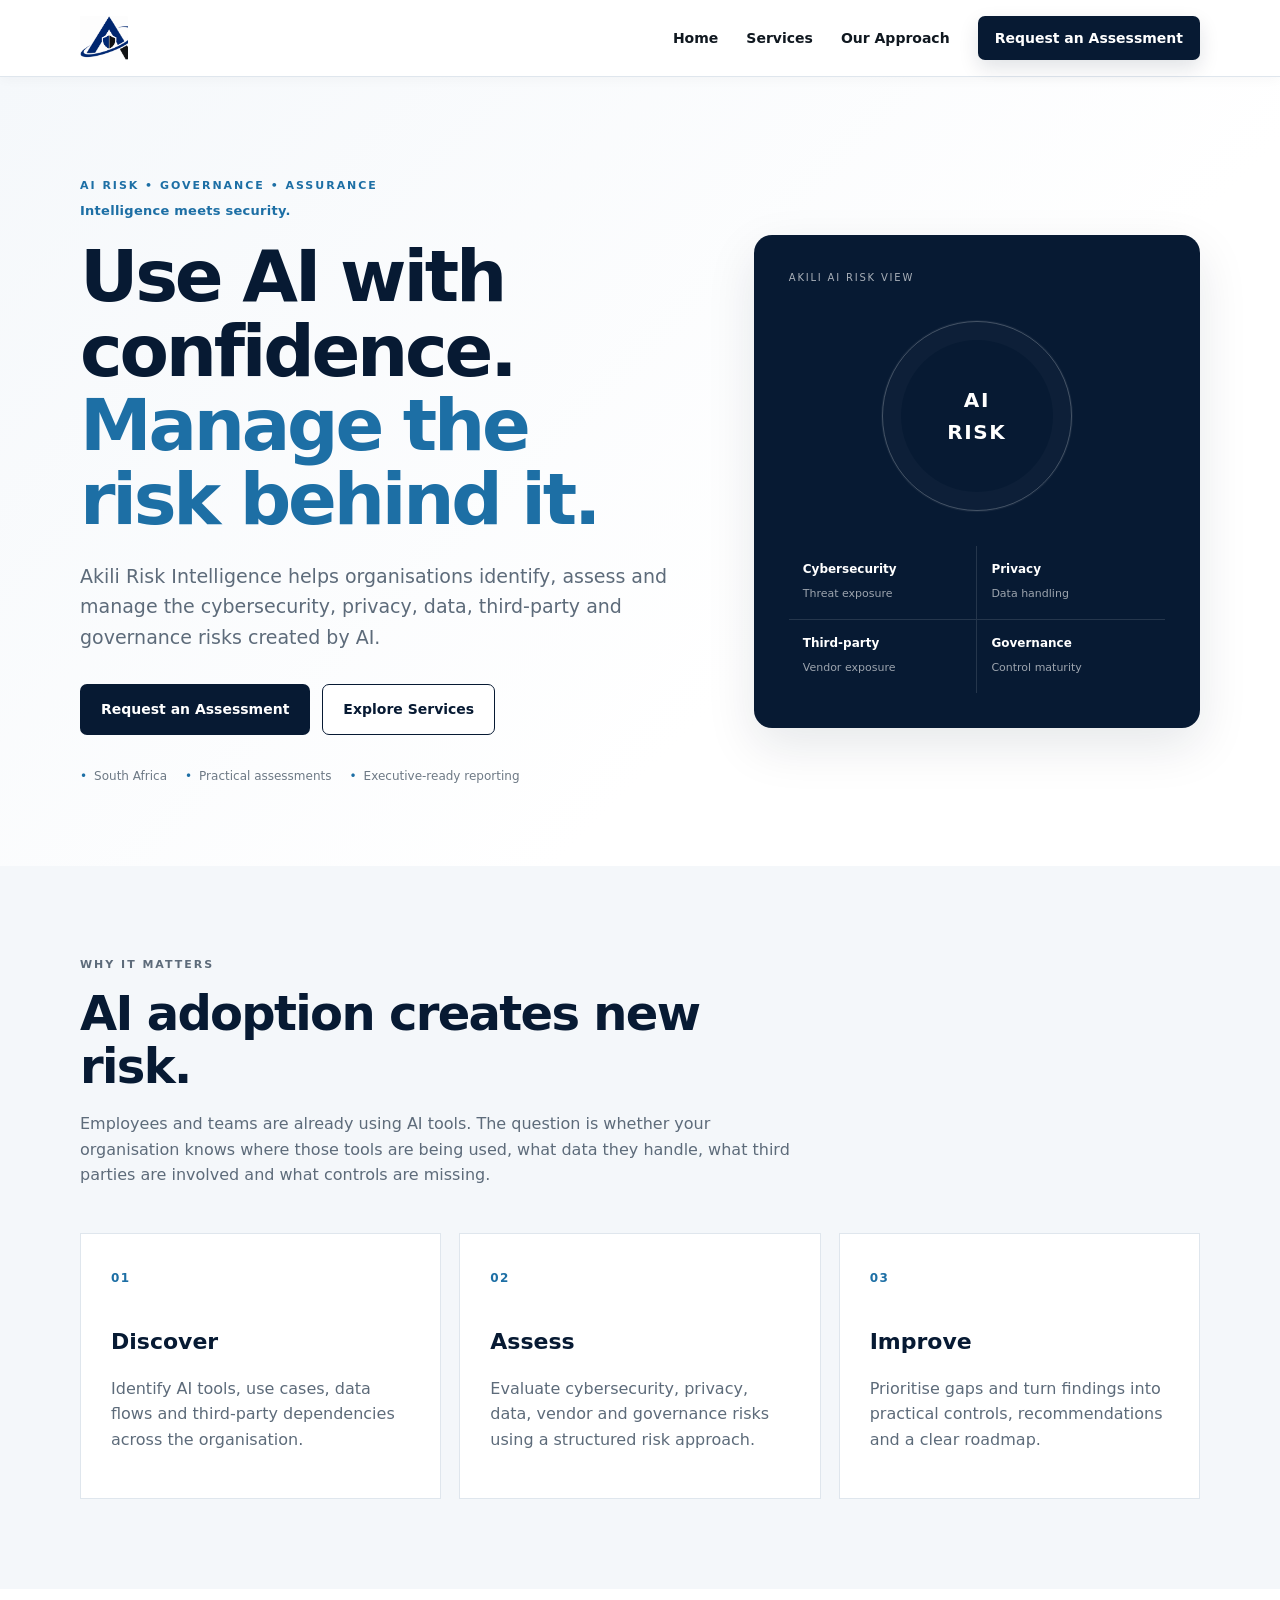
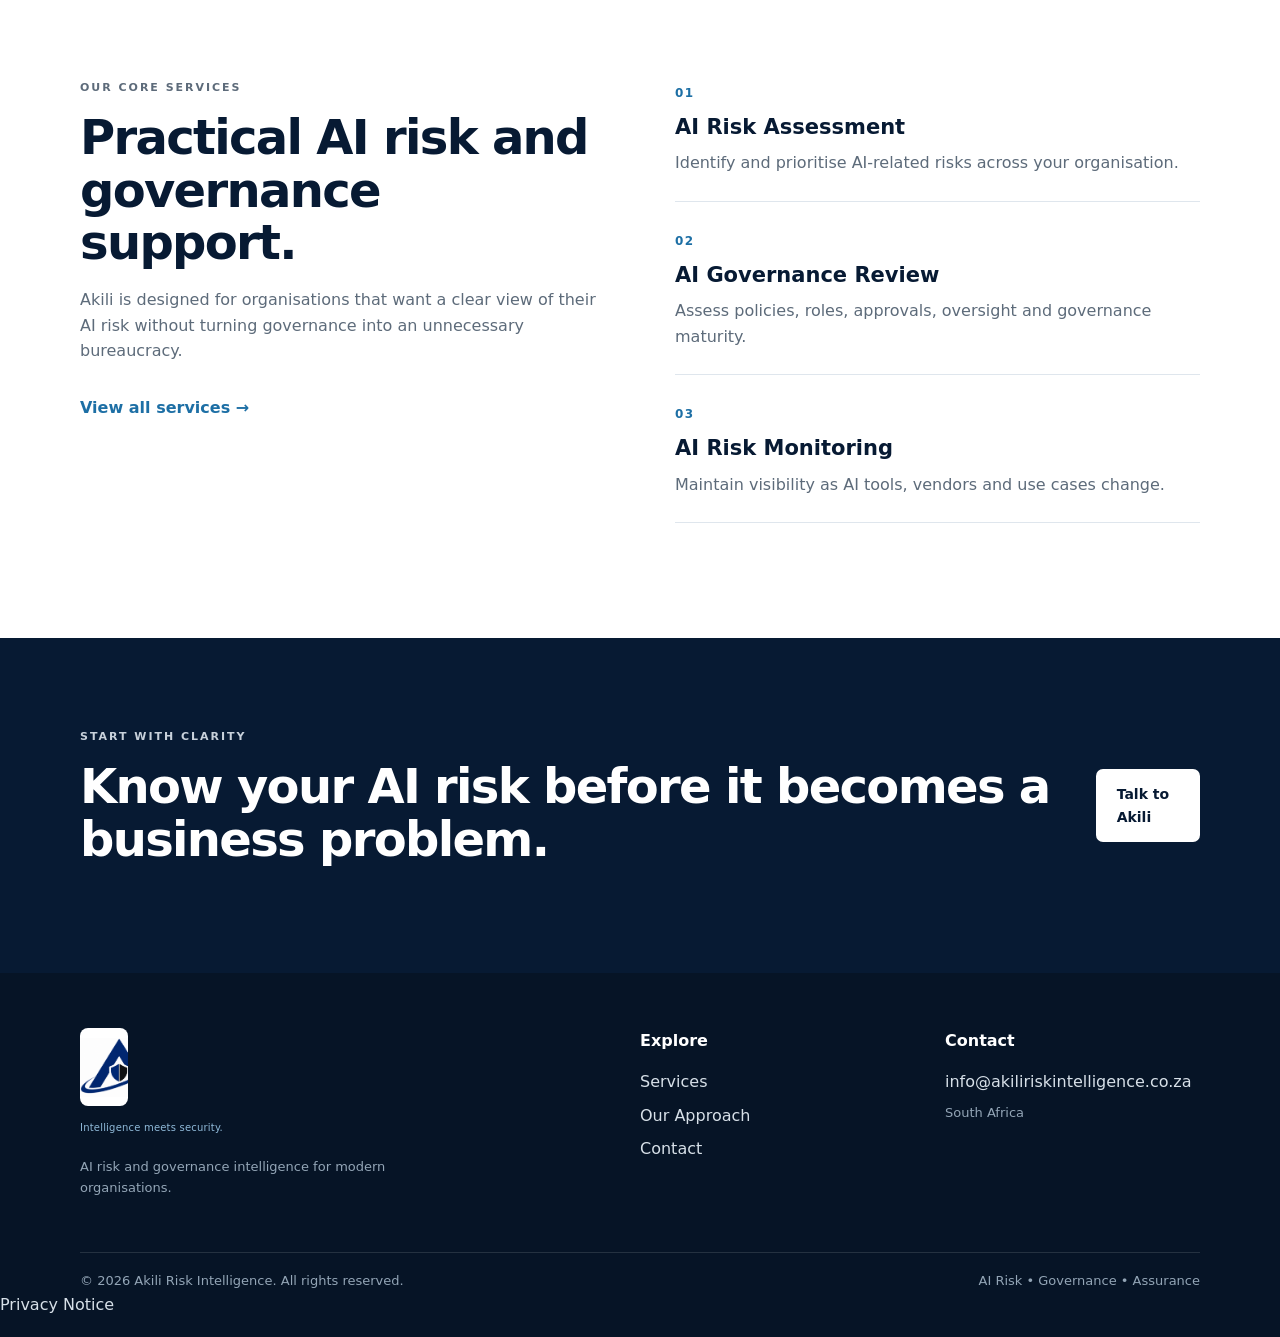
<file: index.html>
<!DOCTYPE html>
<html lang="en-ZA">
<head>
<meta charset="UTF-8"><meta name="viewport" content="width=device-width, initial-scale=1.0">
<title>Akili Risk Intelligence | AI Risk & Governance</title>
<meta name="description" content="Akili Risk Intelligence helps organisations identify, assess and manage AI, cybersecurity, privacy and third-party AI risks.">
<link rel="canonical" href="https://akiliriskintelligence.co.za/"><link rel="icon" href="assets/akili-favicon.png" type="image/svg+xml"><link rel="stylesheet" href="css/style.css">
</head>
<body>
<header class="site-header"><div class="container nav-wrap">
<a class="brand" href="index.html" aria-label="Akili Risk Intelligence home"><span class="brand-logo-wrap full-logo-wrap"><img class="brand-logo full-logo" src="assets/akili-a-mark.png" alt="Akili Risk Intelligence A mark"></span></a>
<button class="menu-toggle" aria-label="Open menu" aria-expanded="false">☰</button>
<nav class="nav" id="site-nav"><a href="index.html">Home</a><a href="services.html">Services</a><a href="about.html">Our Approach</a><a href="contact.html" class="nav-cta">Request an Assessment</a></nav>
</div></header>
<main>
<section class="hero"><div class="container hero-grid"><div>
<p class="eyebrow">AI RISK • GOVERNANCE • ASSURANCE</p><p class="brand-tagline">Intelligence meets security.</p>
<h1>Use AI with confidence.<br><span>Manage the risk behind it.</span></h1>
<p class="hero-copy">Akili Risk Intelligence helps organisations identify, assess and manage the cybersecurity, privacy, data, third-party and governance risks created by AI.</p>
<div class="hero-actions"><a class="btn btn-primary" href="contact.html">Request an Assessment</a><a class="btn btn-secondary" href="services.html">Explore Services</a></div>
<div class="trust-row"><span>South Africa</span><span>Practical assessments</span><span>Executive-ready reporting</span></div>
</div>
<div class="hero-card"><div class="card-label">AKILI AI RISK VIEW</div><div class="risk-ring"><span>AI<br>RISK</span></div><div class="mini-grid">
<div><b>Cybersecurity</b><span>Threat exposure</span></div><div><b>Privacy</b><span>Data handling</span></div><div><b>Third-party</b><span>Vendor exposure</span></div><div><b>Governance</b><span>Control maturity</span></div>
</div></div></div></section>
<section class="section light"><div class="container"><div class="section-heading"><p class="eyebrow">WHY IT MATTERS</p><h2>AI adoption creates new risk.</h2><p>Employees and teams are already using AI tools. The question is whether your organisation knows where those tools are being used, what data they handle, what third parties are involved and what controls are missing.</p></div>
<div class="three-grid"><article class="feature-card"><span class="number">01</span><h3>Discover</h3><p>Identify AI tools, use cases, data flows and third-party dependencies across the organisation.</p></article><article class="feature-card"><span class="number">02</span><h3>Assess</h3><p>Evaluate cybersecurity, privacy, data, vendor and governance risks using a structured risk approach.</p></article><article class="feature-card"><span class="number">03</span><h3>Improve</h3><p>Prioritise gaps and turn findings into practical controls, recommendations and a clear roadmap.</p></article></div></div></section>
<section class="section"><div class="container split"><div><p class="eyebrow">OUR CORE SERVICES</p><h2>Practical AI risk and governance support.</h2><p>Akili is designed for organisations that want a clear view of their AI risk without turning governance into an unnecessary bureaucracy.</p><a class="text-link" href="services.html">View all services →</a></div>
<div class="service-list"><div><span>01</span><h3>AI Risk Assessment</h3><p>Identify and prioritise AI-related risks across your organisation.</p></div><div><span>02</span><h3>AI Governance Review</h3><p>Assess policies, roles, approvals, oversight and governance maturity.</p></div><div><span>03</span><h3>AI Risk Monitoring</h3><p>Maintain visibility as AI tools, vendors and use cases change.</p></div></div></div></section>
<section class="section dark"><div class="container cta-banner"><div><p class="eyebrow">START WITH CLARITY</p><h2>Know your AI risk before it becomes a business problem.</h2></div><a class="btn btn-light" href="contact.html">Talk to Akili</a></div></section>
</main>
<footer class="footer"><div class="container footer-grid"><div><a class="brand footer-brand" href="index.html" aria-label="Akili Risk Intelligence home"><span class="brand-logo-wrap full-logo-wrap"><img class="brand-logo full-logo" src="assets/akili-a-mark.png" alt="Akili Risk Intelligence A mark"></span></a><p>AI risk and governance intelligence for modern organisations.</p></div><div><h4>Explore</h4><a href="services.html">Services</a><a href="about.html">Our Approach</a><a href="contact.html">Contact</a></div><div><h4>Contact</h4><a href="mailto:info@akiliriskintelligence.co.za">info@akiliriskintelligence.co.za</a><span>South Africa</span></div></div><div class="container footer-bottom"><span>© <span id="year"></span> Akili Risk Intelligence. All rights reserved.</span><span>AI Risk • Governance • Assurance</span></div><a href="privacy.html">Privacy Notice</a>
        </footer>
<script src="js/script.js"></script>
</body></html>
</file>
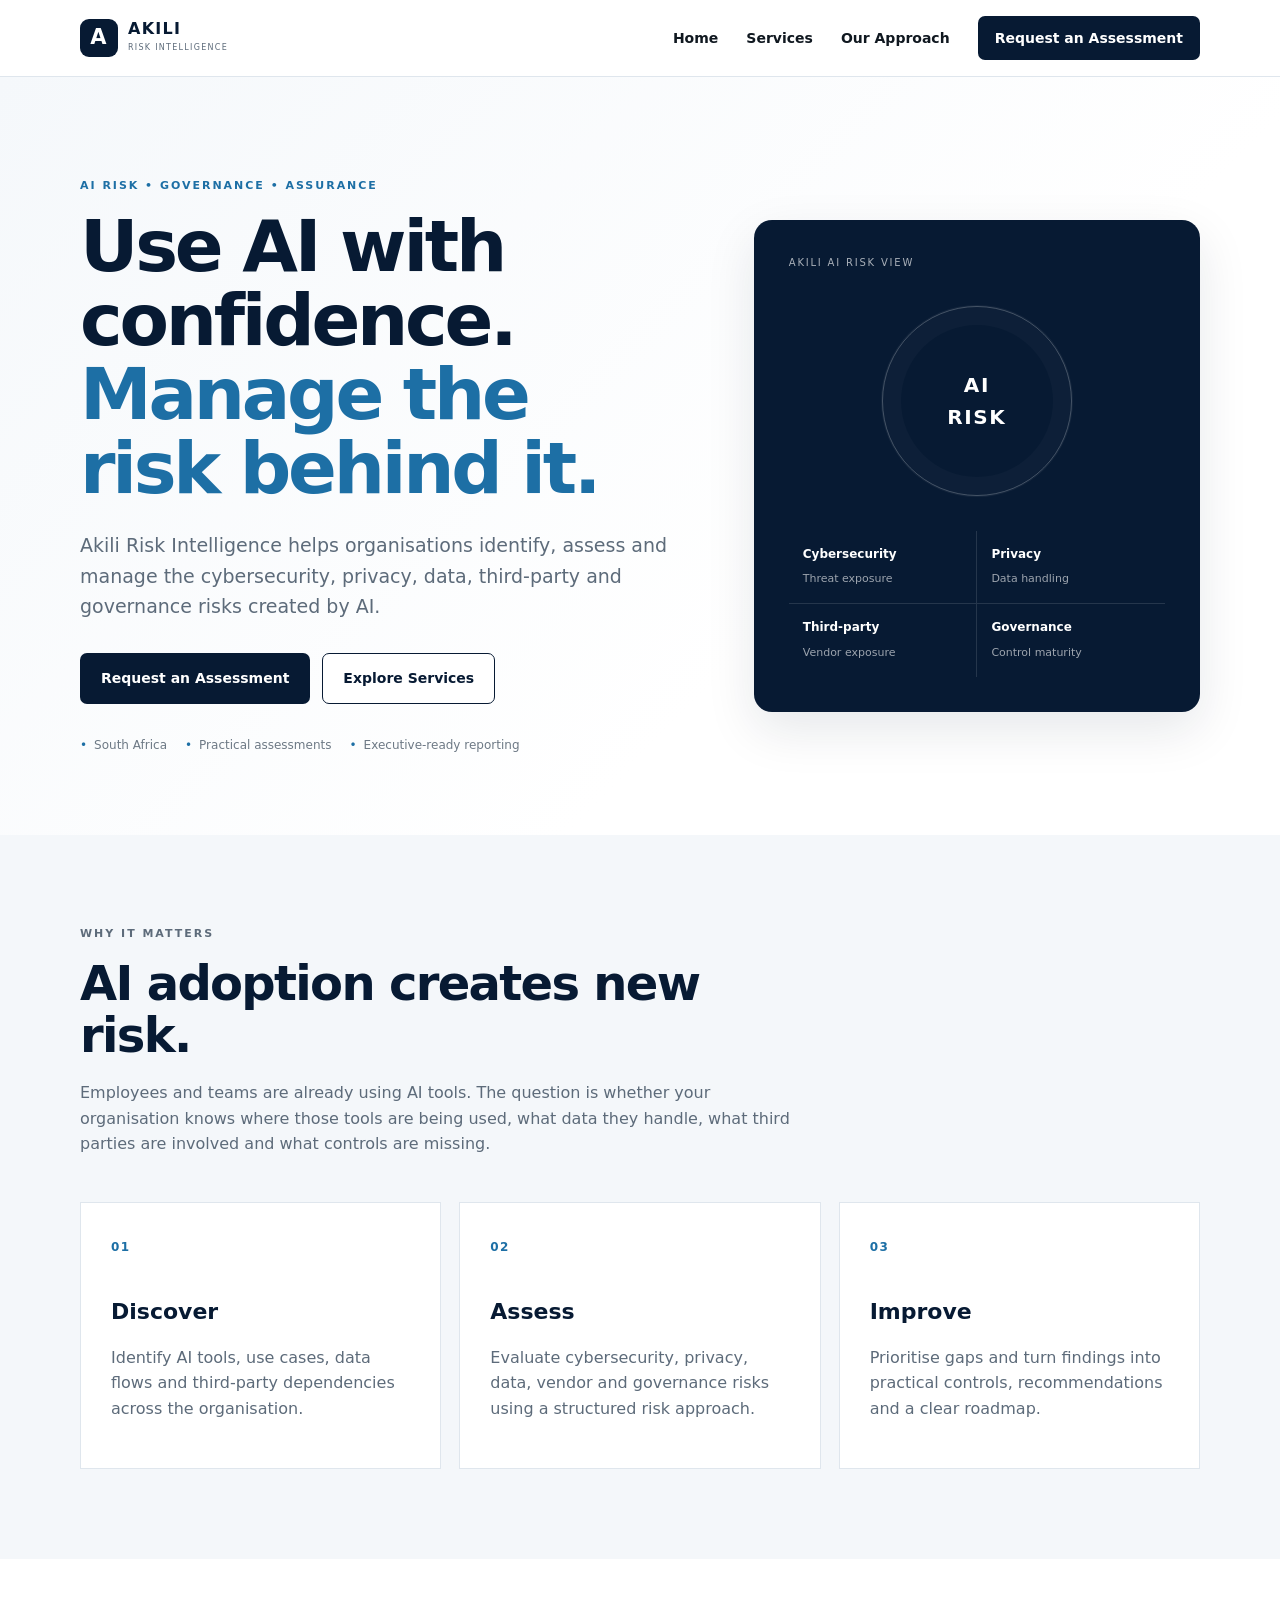
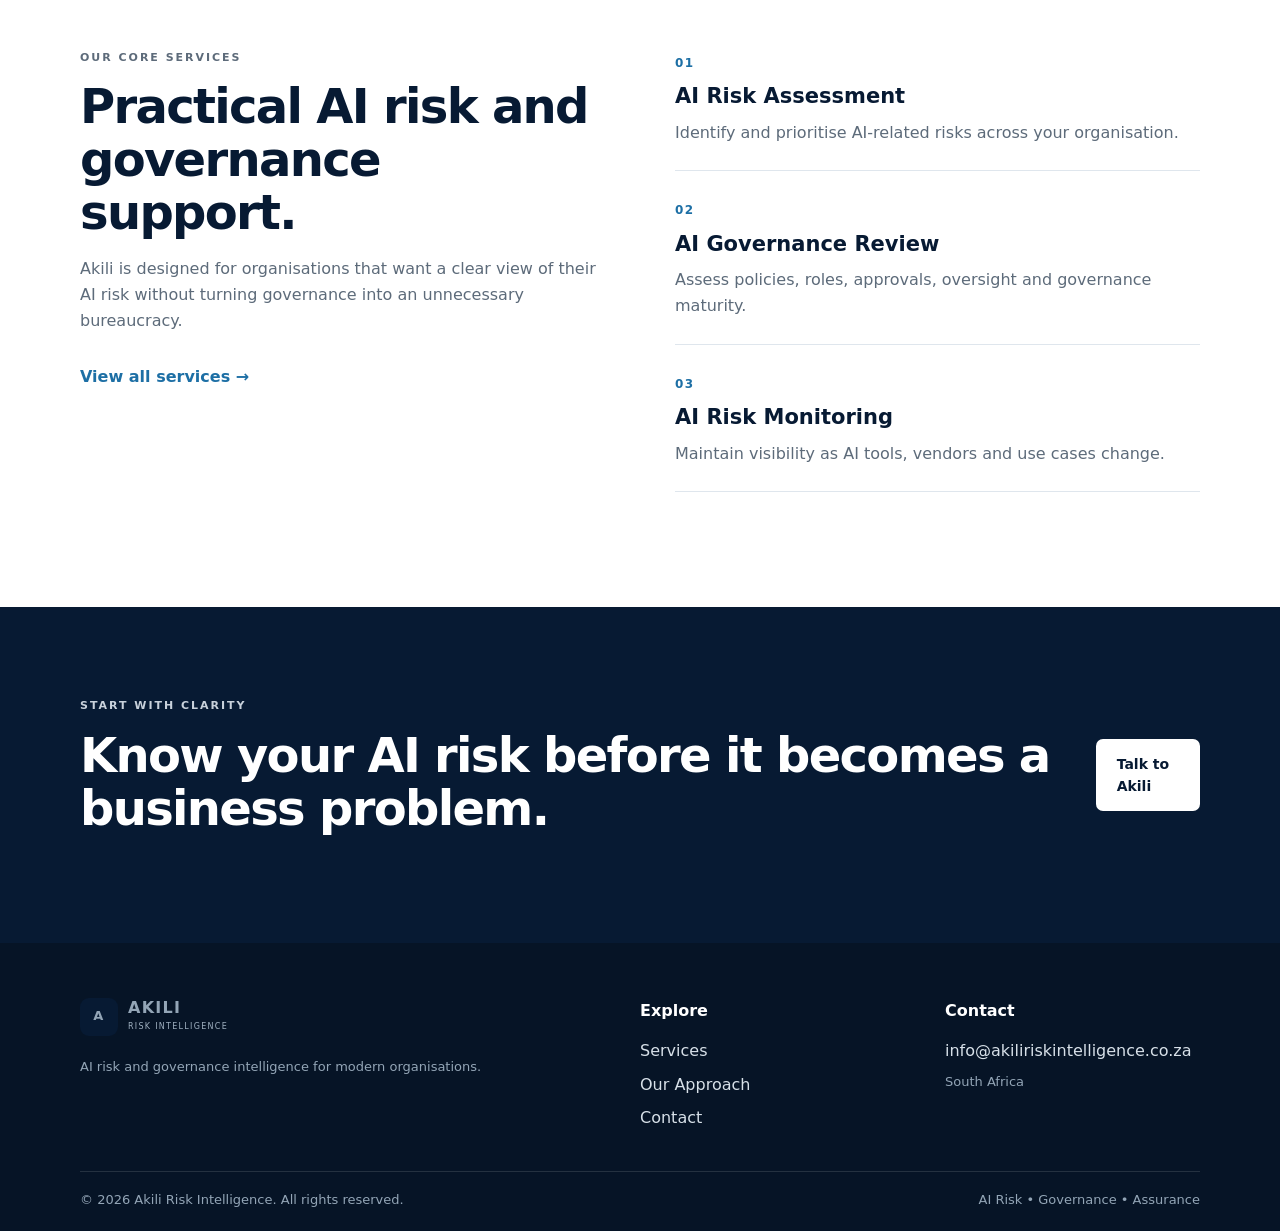
<file: akili-risk-intelligence-website/index.html>
<!DOCTYPE html>
<html lang="en-ZA">
<head>
<meta charset="UTF-8"><meta name="viewport" content="width=device-width, initial-scale=1.0">
<title>Akili Risk Intelligence | AI Risk & Governance</title>
<meta name="description" content="Akili Risk Intelligence helps organisations identify, assess and manage AI, cybersecurity, privacy and third-party AI risks.">
<link rel="canonical" href="https://akiliriskintelligence.co.za/"><link rel="icon" href="assets/favicon.svg" type="image/svg+xml"><link rel="stylesheet" href="css/style.css">
</head>
<body>
<header class="site-header"><div class="container nav-wrap">
<a class="brand" href="index.html"><span class="brand-mark">A</span><span><strong>AKILI</strong><small>RISK INTELLIGENCE</small></span></a>
<button class="menu-toggle" aria-label="Open menu" aria-expanded="false">☰</button>
<nav class="nav" id="site-nav"><a href="index.html">Home</a><a href="services.html">Services</a><a href="about.html">Our Approach</a><a href="contact.html" class="nav-cta">Request an Assessment</a></nav>
</div></header>
<main>
<section class="hero"><div class="container hero-grid"><div>
<p class="eyebrow">AI RISK • GOVERNANCE • ASSURANCE</p>
<h1>Use AI with confidence.<br><span>Manage the risk behind it.</span></h1>
<p class="hero-copy">Akili Risk Intelligence helps organisations identify, assess and manage the cybersecurity, privacy, data, third-party and governance risks created by AI.</p>
<div class="hero-actions"><a class="btn btn-primary" href="contact.html">Request an Assessment</a><a class="btn btn-secondary" href="services.html">Explore Services</a></div>
<div class="trust-row"><span>South Africa</span><span>Practical assessments</span><span>Executive-ready reporting</span></div>
</div>
<div class="hero-card"><div class="card-label">AKILI AI RISK VIEW</div><div class="risk-ring"><span>AI<br>RISK</span></div><div class="mini-grid">
<div><b>Cybersecurity</b><span>Threat exposure</span></div><div><b>Privacy</b><span>Data handling</span></div><div><b>Third-party</b><span>Vendor exposure</span></div><div><b>Governance</b><span>Control maturity</span></div>
</div></div></div></section>
<section class="section light"><div class="container"><div class="section-heading"><p class="eyebrow">WHY IT MATTERS</p><h2>AI adoption creates new risk.</h2><p>Employees and teams are already using AI tools. The question is whether your organisation knows where those tools are being used, what data they handle, what third parties are involved and what controls are missing.</p></div>
<div class="three-grid"><article class="feature-card"><span class="number">01</span><h3>Discover</h3><p>Identify AI tools, use cases, data flows and third-party dependencies across the organisation.</p></article><article class="feature-card"><span class="number">02</span><h3>Assess</h3><p>Evaluate cybersecurity, privacy, data, vendor and governance risks using a structured risk approach.</p></article><article class="feature-card"><span class="number">03</span><h3>Improve</h3><p>Prioritise gaps and turn findings into practical controls, recommendations and a clear roadmap.</p></article></div></div></section>
<section class="section"><div class="container split"><div><p class="eyebrow">OUR CORE SERVICES</p><h2>Practical AI risk and governance support.</h2><p>Akili is designed for organisations that want a clear view of their AI risk without turning governance into an unnecessary bureaucracy.</p><a class="text-link" href="services.html">View all services →</a></div>
<div class="service-list"><div><span>01</span><h3>AI Risk Assessment</h3><p>Identify and prioritise AI-related risks across your organisation.</p></div><div><span>02</span><h3>AI Governance Review</h3><p>Assess policies, roles, approvals, oversight and governance maturity.</p></div><div><span>03</span><h3>AI Risk Monitoring</h3><p>Maintain visibility as AI tools, vendors and use cases change.</p></div></div></div></section>
<section class="section dark"><div class="container cta-banner"><div><p class="eyebrow">START WITH CLARITY</p><h2>Know your AI risk before it becomes a business problem.</h2></div><a class="btn btn-light" href="contact.html">Talk to Akili</a></div></section>
</main>
<footer class="footer"><div class="container footer-grid"><div><a class="brand footer-brand" href="index.html"><span class="brand-mark">A</span><span><strong>AKILI</strong><small>RISK INTELLIGENCE</small></span></a><p>AI risk and governance intelligence for modern organisations.</p></div><div><h4>Explore</h4><a href="services.html">Services</a><a href="about.html">Our Approach</a><a href="contact.html">Contact</a></div><div><h4>Contact</h4><a href="mailto:info@akiliriskintelligence.co.za">info@akiliriskintelligence.co.za</a><span>South Africa</span></div></div><div class="container footer-bottom"><span>© <span id="year"></span> Akili Risk Intelligence. All rights reserved.</span><span>AI Risk • Governance • Assurance</span></div></footer>
<script src="js/script.js"></script>
</body></html>
</file>
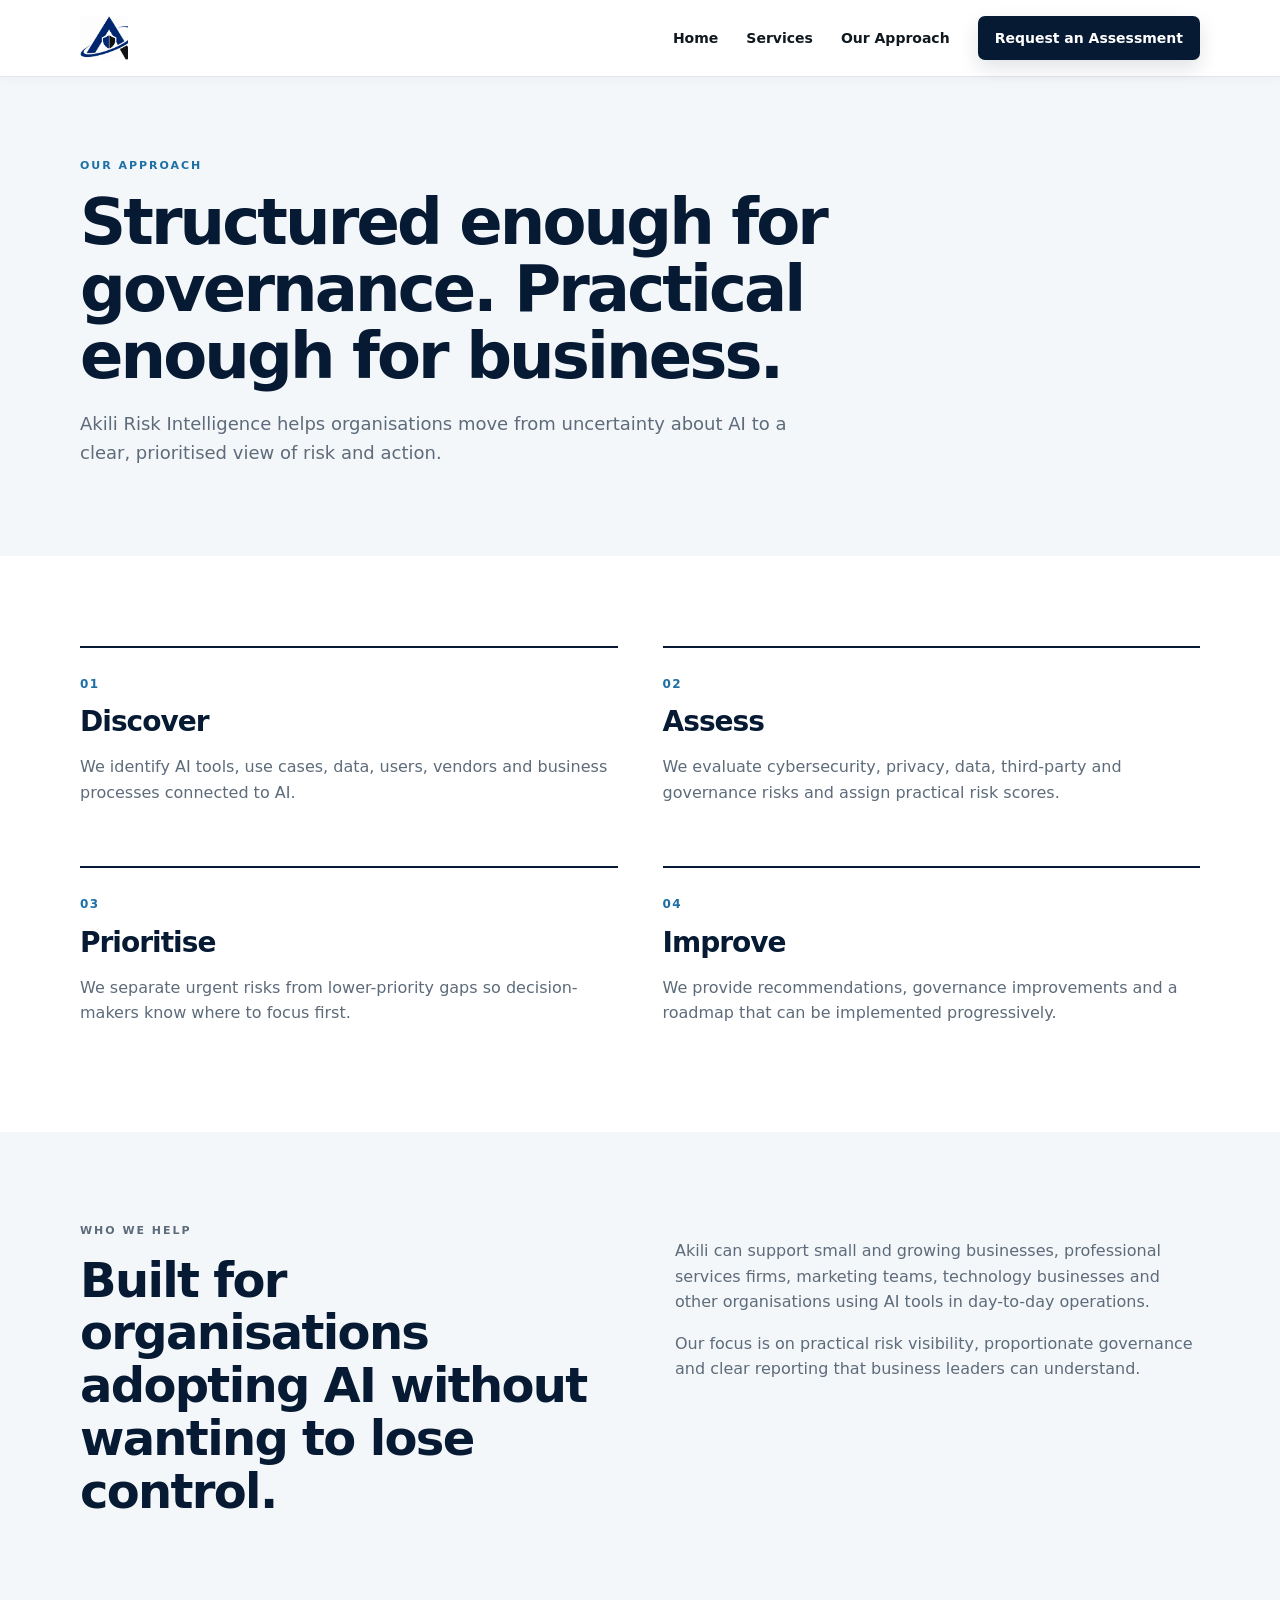
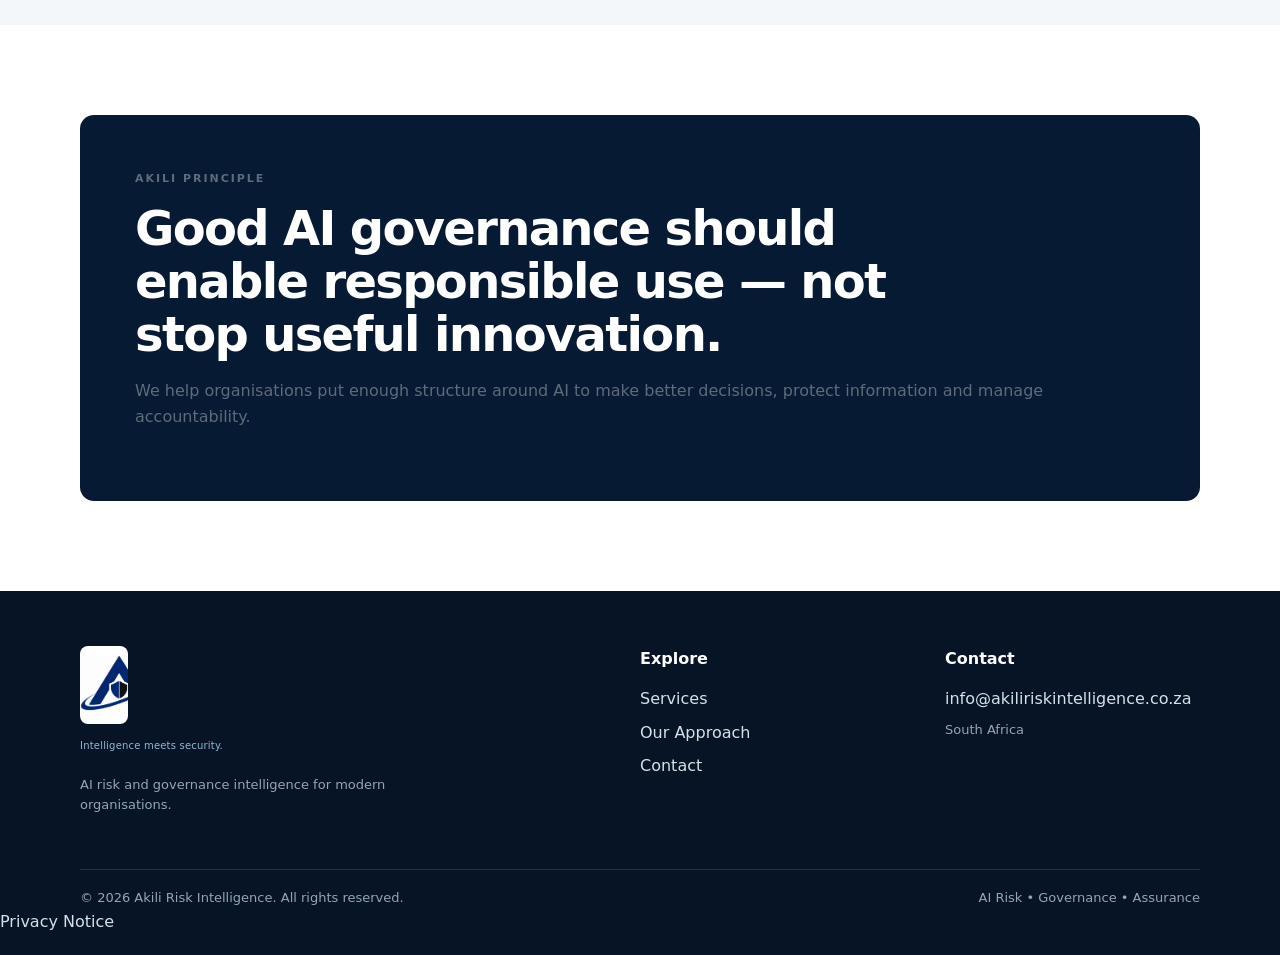
<file: about.html>
<!DOCTYPE html>
<html lang="en-ZA"><head><meta charset="UTF-8"><meta name="viewport" content="width=device-width, initial-scale=1.0"><title>Our Approach | Akili Risk Intelligence</title><meta name="description" content="Learn how Akili Risk Intelligence approaches AI risk and governance engagements."><link rel="icon" href="assets/akili-favicon.png" type="image/svg+xml"><link rel="stylesheet" href="css/style.css"></head>
<body><header class="site-header"><div class="container nav-wrap"><a class="brand" href="index.html" aria-label="Akili Risk Intelligence home"><span class="brand-logo-wrap full-logo-wrap"><img class="brand-logo full-logo" src="assets/akili-a-mark.png" alt="Akili Risk Intelligence A mark"></span></a><button class="menu-toggle" aria-label="Open menu" aria-expanded="false">☰</button><nav class="nav" id="site-nav"><a href="index.html">Home</a><a href="services.html">Services</a><a href="about.html">Our Approach</a><a href="contact.html" class="nav-cta">Request an Assessment</a></nav></div></header>
<main><section class="page-hero"><div class="container"><p class="eyebrow">OUR APPROACH</p><h1>Structured enough for governance. Practical enough for business.</h1><p>Akili Risk Intelligence helps organisations move from uncertainty about AI to a clear, prioritised view of risk and action.</p></div></section>
<section class="section"><div class="container"><div class="process-grid"><div class="process"><span>01</span><h2>Discover</h2><p>We identify AI tools, use cases, data, users, vendors and business processes connected to AI.</p></div><div class="process"><span>02</span><h2>Assess</h2><p>We evaluate cybersecurity, privacy, data, third-party and governance risks and assign practical risk scores.</p></div><div class="process"><span>03</span><h2>Prioritise</h2><p>We separate urgent risks from lower-priority gaps so decision-makers know where to focus first.</p></div><div class="process"><span>04</span><h2>Improve</h2><p>We provide recommendations, governance improvements and a roadmap that can be implemented progressively.</p></div></div></div></section>
<section class="section light"><div class="container split"><div><p class="eyebrow">WHO WE HELP</p><h2>Built for organisations adopting AI without wanting to lose control.</h2></div><div><p>Akili can support small and growing businesses, professional services firms, marketing teams, technology businesses and other organisations using AI tools in day-to-day operations.</p><p>Our focus is on practical risk visibility, proportionate governance and clear reporting that business leaders can understand.</p></div></div></section>
<section class="section"><div class="container dark-panel"><p class="eyebrow">AKILI PRINCIPLE</p><h2>Good AI governance should enable responsible use — not stop useful innovation.</h2><p>We help organisations put enough structure around AI to make better decisions, protect information and manage accountability.</p></div></section></main>
<footer class="footer"><div class="container footer-grid"><div><a class="brand footer-brand" href="index.html" aria-label="Akili Risk Intelligence home"><span class="brand-logo-wrap full-logo-wrap"><img class="brand-logo full-logo" src="assets/akili-a-mark.png" alt="Akili Risk Intelligence A mark"></span></a><p>AI risk and governance intelligence for modern organisations.</p></div><div><h4>Explore</h4><a href="services.html">Services</a><a href="about.html">Our Approach</a><a href="contact.html">Contact</a></div><div><h4>Contact</h4><a href="mailto:info@akiliriskintelligence.co.za">info@akiliriskintelligence.co.za</a><span>South Africa</span></div></div><div class="container footer-bottom"><span>© <span id="year"></span> Akili Risk Intelligence. All rights reserved.</span><span>AI Risk • Governance • Assurance</span></div><a href="privacy.html">Privacy Notice</a>
        </footer><script src="js/script.js"></script></body></html>
</file>
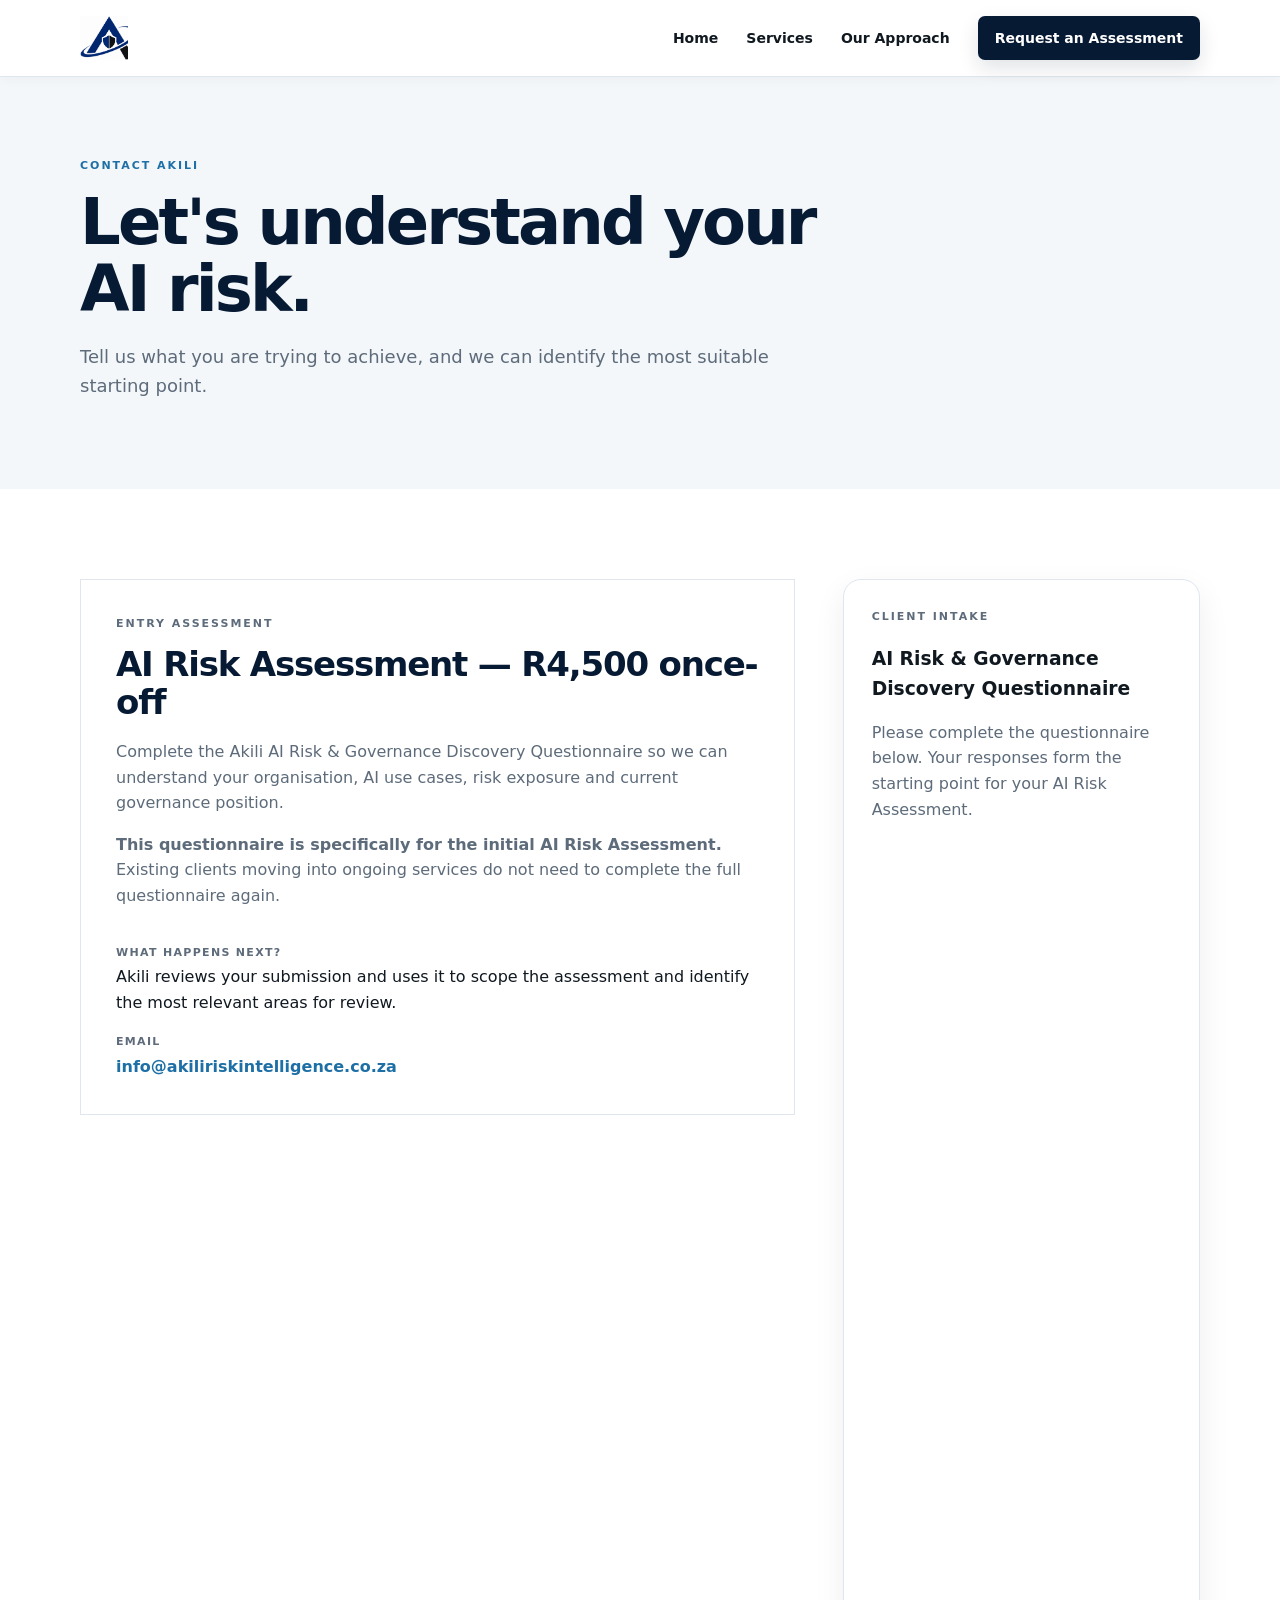
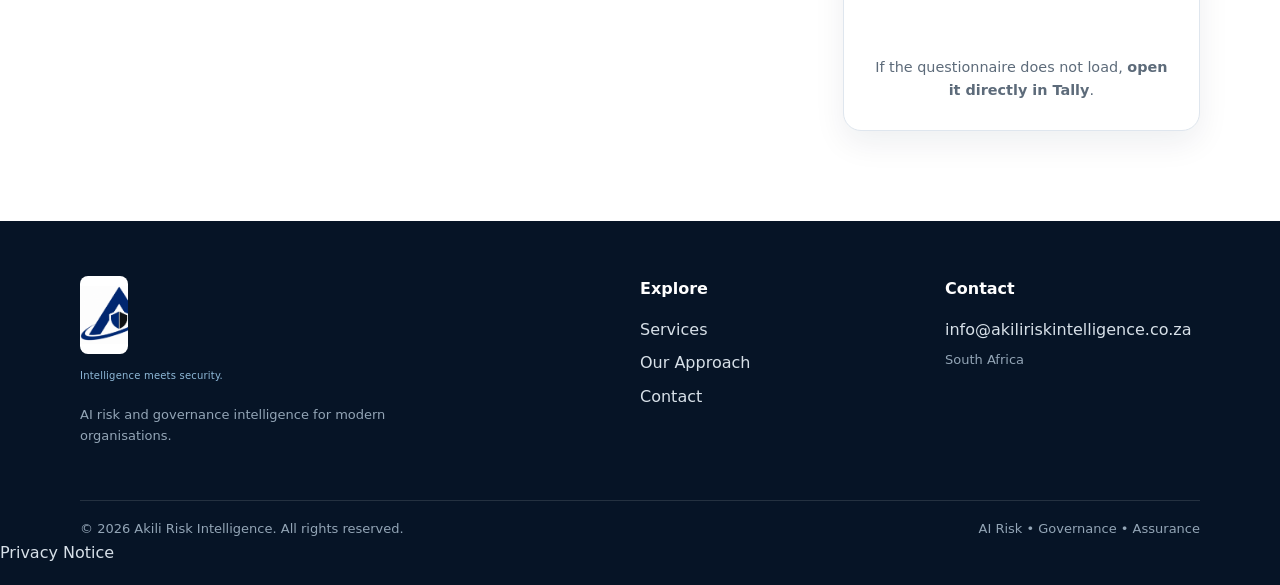
<file: assessment.html>
<!DOCTYPE html>
<html lang="en-ZA"><head><meta charset="UTF-8"><meta name="viewport" content="width=device-width, initial-scale=1.0"><title>AI Risk Assessment | Akili Risk Intelligence</title><meta name="description" content="Start an AI Risk Assessment with Akili Risk Intelligence."><link rel="icon" href="assets/akili-favicon.png" type="image/svg+xml"><link rel="stylesheet" href="css/style.css"></head>
<body><header class="site-header"><div class="container nav-wrap"><a class="brand" href="index.html" aria-label="Akili Risk Intelligence home"><span class="brand-logo-wrap full-logo-wrap"><img class="brand-logo full-logo" src="assets/akili-a-mark.png" alt="Akili Risk Intelligence A mark"></span></a><button class="menu-toggle" aria-label="Open menu" aria-expanded="false">☰</button><nav class="nav" id="site-nav"><a href="index.html">Home</a><a href="services.html">Services</a><a href="about.html">Our Approach</a><a href="contact.html" class="nav-cta">Request an Assessment</a></nav></div></header>
<main><section class="page-hero"><div class="container"><p class="eyebrow">CONTACT AKILI</p><h1>Let's understand your AI risk.</h1><p>Tell us what you are trying to achieve, and we can identify the most suitable starting point.</p></div></section>
<section class="section"><div class="container contact-grid"><div class="contact-card"><p class="eyebrow">ENTRY ASSESSMENT</p><h2>AI Risk Assessment — R4,500 once-off</h2><p>Complete the Akili AI Risk &amp; Governance Discovery Questionnaire so we can understand your organisation, AI use cases, risk exposure and current governance position.</p><p><strong>This questionnaire is specifically for the initial AI Risk Assessment.</strong> Existing clients moving into ongoing services do not need to complete the full questionnaire again.</p><div class="contact-details"><div><strong>What happens next?</strong><span>Akili reviews your submission and uses it to scope the assessment and identify the most relevant areas for review.</span></div><div><strong>Email</strong><a href="mailto:info@akiliriskintelligence.co.za">info@akiliriskintelligence.co.za</a></div></div></div><div class="assessment-form-wrap"><div class="assessment-intro"><p class="eyebrow">CLIENT INTAKE</p><h3>AI Risk &amp; Governance Discovery Questionnaire</h3><p>Please complete the questionnaire below. Your responses form the starting point for your AI Risk Assessment.</p></div><div class="tally-embed"><iframe data-tally-src="https://tally.so/embed/1AqKNQ?alignLeft=1&amp;hideTitle=1&amp;transparentBackground=1&amp;dynamicHeight=1" loading="lazy" width="100%" height="800" frameborder="0" marginheight="0" marginwidth="0" title="Akili AI Risk Assessment Questionnaire"></iframe></div><p class="form-fallback">If the questionnaire does not load, <a href="https://tally.so/r/1AqKNQ" target="_blank" rel="noopener">open it directly in Tally</a>.</p></div></div></section></main><footer class="footer"><div class="container footer-grid"><div><a class="brand footer-brand" href="index.html" aria-label="Akili Risk Intelligence home"><span class="brand-logo-wrap full-logo-wrap"><img class="brand-logo full-logo" src="assets/akili-a-mark.png" alt="Akili Risk Intelligence A mark"></span></a><p>AI risk and governance intelligence for modern organisations.</p></div><div><h4>Explore</h4><a href="services.html">Services</a><a href="about.html">Our Approach</a><a href="contact.html">Contact</a></div><div><h4>Contact</h4><a href="mailto:info@akiliriskintelligence.co.za">info@akiliriskintelligence.co.za</a><span>South Africa</span></div></div><div class="container footer-bottom"><span>© <span id="year"></span> Akili Risk Intelligence. All rights reserved.</span><span>AI Risk • Governance • Assurance</span></div><a href="privacy.html">Privacy Notice</a>
        </footer><script>var d=document,w="https://tally.so/widgets/embed.js",v=function(){if(typeof Tally!=="undefined"){Tally.loadEmbeds();}};if(typeof Tally!=="undefined")v();else if(d.querySelector('script[src="'+w+'"]')==null){var s=d.createElement("script");s.src=w;s.onload=v;s.onerror=v;d.body.appendChild(s);}</script><script src="js/script.js"></script></body></html>
</file>
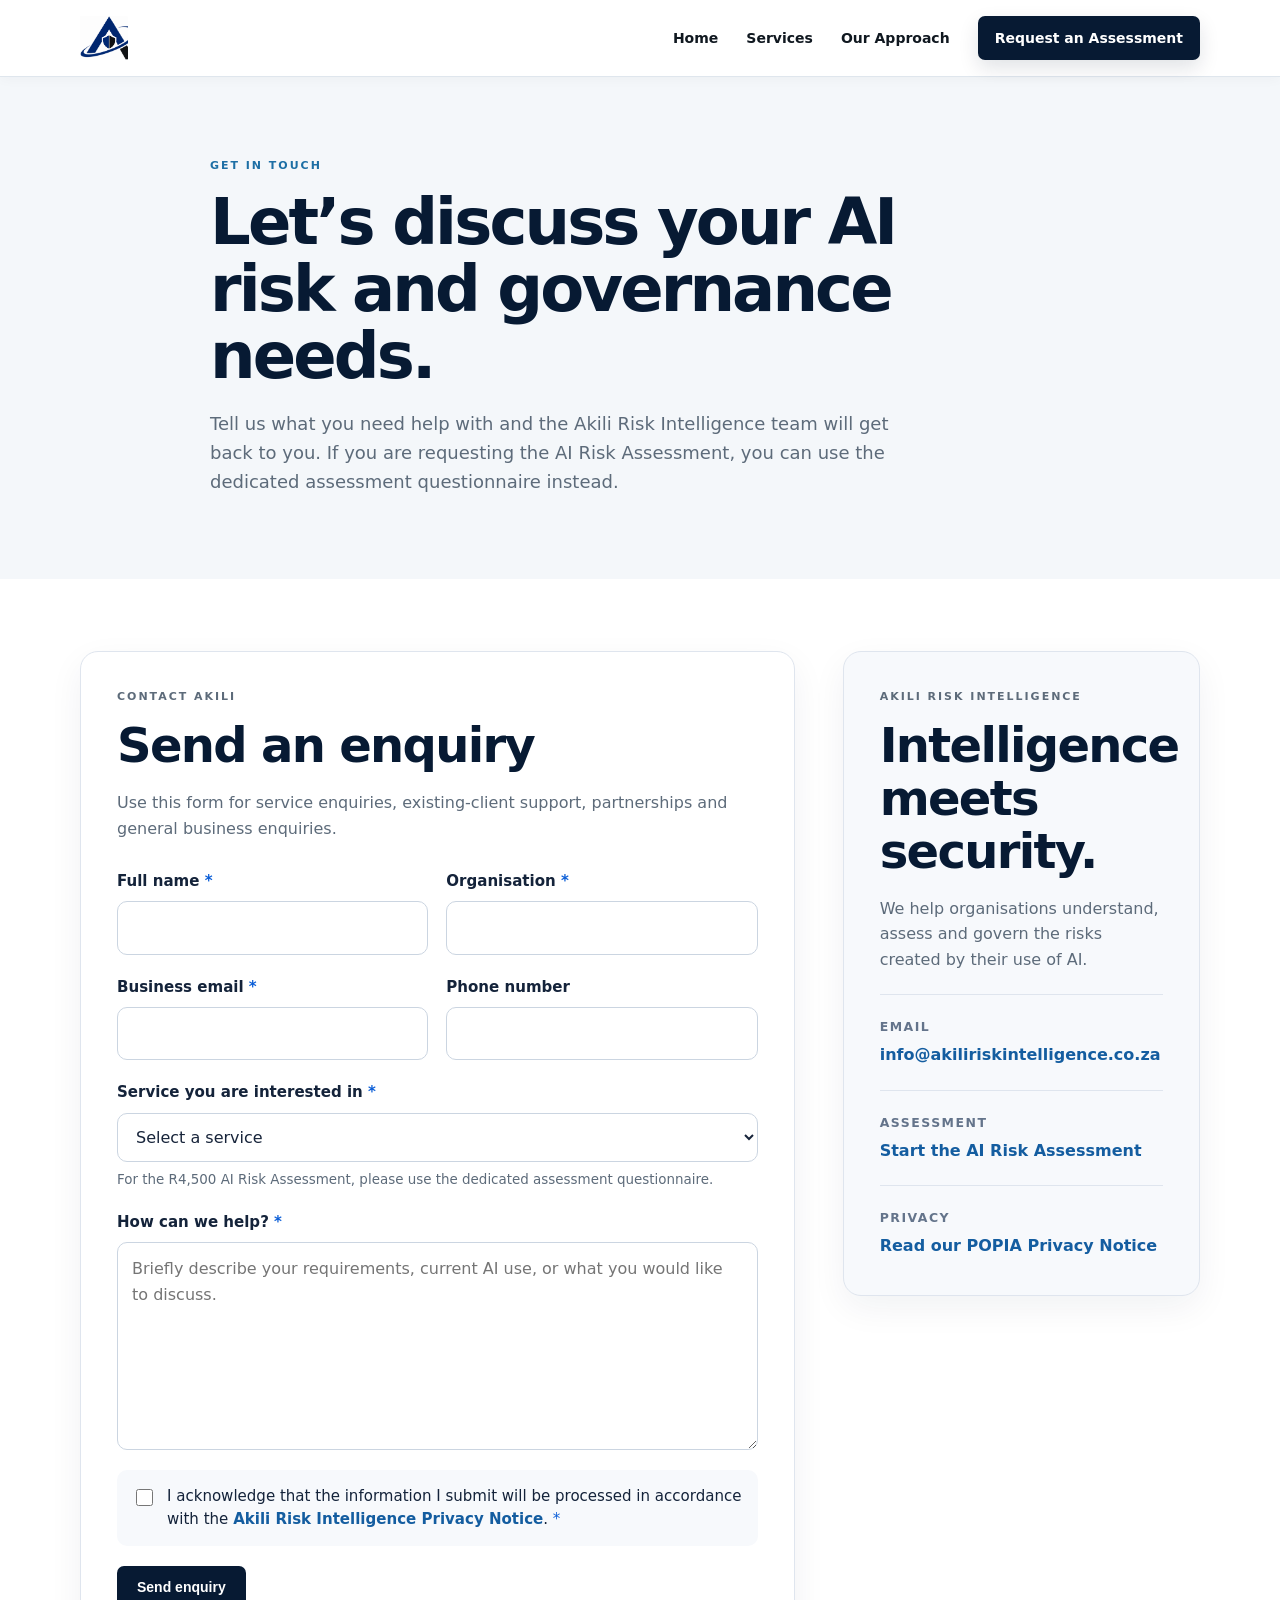
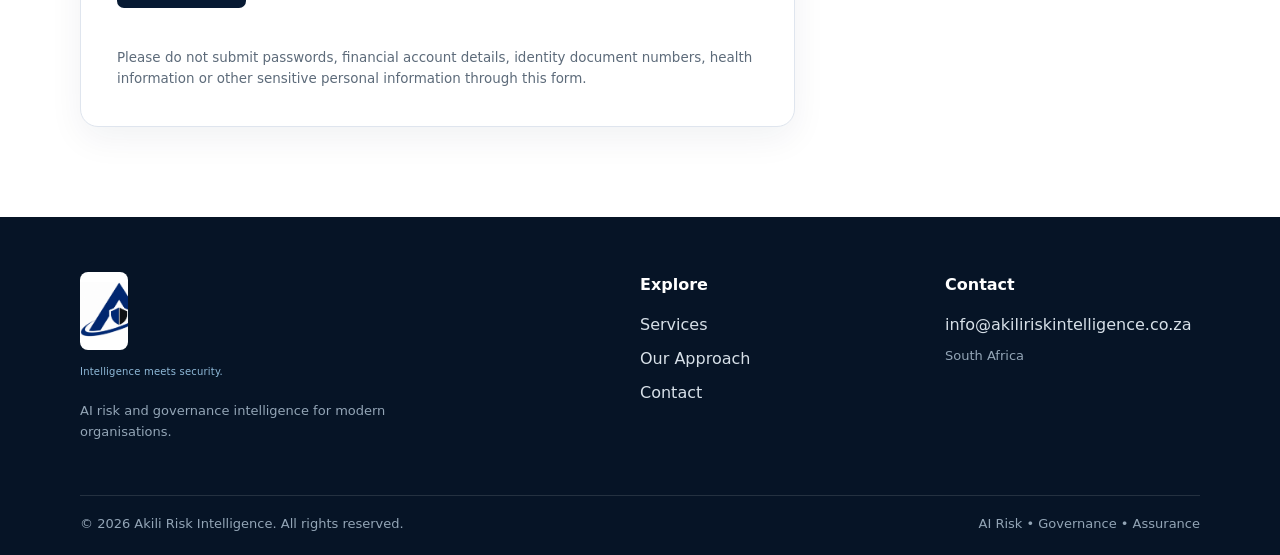
<file: contact.html>
<!DOCTYPE html>
<html lang="en-ZA"><head><meta charset="UTF-8"><meta name="viewport" content="width=device-width, initial-scale=1.0"><title>Contact | Akili Risk Intelligence</title><meta name="description" content="Contact Akili Risk Intelligence about AI risk assessments, governance reviews and ongoing monitoring."><link rel="icon" href="assets/akili-favicon.png" type="image/svg+xml"><link rel="stylesheet" href="css/style.css"></head>
<body><header class="site-header"><div class="container nav-wrap"><a class="brand" href="index.html" aria-label="Akili Risk Intelligence home"><span class="brand-logo-wrap full-logo-wrap"><img class="brand-logo full-logo" src="assets/akili-a-mark.png" alt="Akili Risk Intelligence A mark"></span></a><button class="menu-toggle" aria-label="Open menu" aria-expanded="false">☰</button><nav class="nav" id="site-nav"><a href="index.html">Home</a><a href="services.html">Services</a><a href="about.html">Our Approach</a><a href="contact.html" class="nav-cta">Request an Assessment</a></nav></div></header>
<main class="page-main">
  <section class="page-hero compact-hero">
    <div class="container narrow">
      <p class="eyebrow">GET IN TOUCH</p>
      <h1>Let’s discuss your AI risk and governance needs.</h1>
      <p class="lead">Tell us what you need help with and the Akili Risk Intelligence team will get back to you. If you are requesting the AI Risk Assessment, you can use the dedicated assessment questionnaire instead.</p>
    </div>
  </section>

  <section class="section contact-section">
    <div class="container contact-grid">
      <div class="contact-form-card">
        <div class="section-heading left">
          <p class="eyebrow">CONTACT AKILI</p>
          <h2>Send an enquiry</h2>
          <p>Use this form for service enquiries, existing-client support, partnerships and general business enquiries.</p>
        </div>

        <form class="professional-form" id="contact-form" action="https://api.web3forms.com/submit" method="POST">
          <input type="hidden" name="access_key" value="6e50fdb9-3671-47b5-b72b-8b624e7d8eb9">
          <input type="hidden" name="subject" value="New Website Enquiry — Akili Risk Intelligence">
          <input type="checkbox" name="botcheck" tabindex="-1" autocomplete="off" style="display:none;">
          <div class="form-row">
            <div class="form-group">
              <label for="name">Full name <span>*</span></label>
              <input id="name" name="Full name" type="text" autocomplete="name" required>
            </div>
            <div class="form-group">
              <label for="company">Organisation <span>*</span></label>
              <input id="company" name="Organisation" type="text" autocomplete="organization" required>
            </div>
          </div>

          <div class="form-row">
            <div class="form-group">
              <label for="email">Business email <span>*</span></label>
              <input id="email" name="Business email" type="email" autocomplete="email" required>
            </div>
            <div class="form-group">
              <label for="phone">Phone number</label>
              <input id="phone" name="Phone number" type="tel" autocomplete="tel">
            </div>
          </div>

          <div class="form-group">
            <label for="service">Service you are interested in <span>*</span></label>
            <select id="service" name="Service of interest" required>
              <option value="" selected disabled>Select a service</option>
              <option>AI Governance Review — R7,500 once-off</option>
              <option>Complete AI Risk &amp; Governance — R10,000 once-off</option>
              <option>Akili AI Monitor — R2,500/month</option>
              <option>Akili AI Governance — R5,000/month</option>
              <option>Akili AI Governance Pro — R10,000/month</option>
              <option>General enquiry / Other</option>
            </select>
            <p class="form-help">For the R4,500 AI Risk Assessment, please use the dedicated assessment questionnaire.</p>
          </div>

          <div class="form-group">
            <label for="message">How can we help? <span>*</span></label>
            <textarea id="message" name="Enquiry" rows="7" required placeholder="Briefly describe your requirements, current AI use, or what you would like to discuss."></textarea>
          </div>

          <div class="privacy-consent">
            <input id="privacy-consent" name="Privacy acknowledgement" type="checkbox" value="I acknowledge the Akili Risk Intelligence Privacy Notice." required>
            <label for="privacy-consent">I acknowledge that the information I submit will be processed in accordance with the <a href="privacy.html">Akili Risk Intelligence Privacy Notice</a>. <span>*</span></label>
          </div>

          <button class="btn btn-primary form-submit" id="contact-submit" type="submit">Send enquiry</button>
          <div id="form-result" class="form-result" role="status" aria-live="polite"></div>
          <p class="form-note">Please do not submit passwords, financial account details, identity document numbers, health information or other sensitive personal information through this form.</p>
        </form>
      </div>

      <aside class="contact-details-card">
        <p class="eyebrow">AKILI RISK INTELLIGENCE</p>
        <h2>Intelligence meets security.</h2>
        <p>We help organisations understand, assess and govern the risks created by their use of AI.</p>

        <div class="contact-detail">
          <span class="detail-label">Email</span>
          <a href="mailto:info@akiliriskintelligence.co.za">info@akiliriskintelligence.co.za</a>
        </div>
        <div class="contact-detail">
          <span class="detail-label">Assessment</span>
          <a href="assessment.html">Start the AI Risk Assessment</a>
        </div>
        <div class="contact-detail">
          <span class="detail-label">Privacy</span>
          <a href="privacy.html">Read our POPIA Privacy Notice</a>
        </div>
      </aside>
    </div>
  </section>
</main><footer class="footer"><div class="container footer-grid"><div><a class="brand footer-brand" href="index.html" aria-label="Akili Risk Intelligence home"><span class="brand-logo-wrap full-logo-wrap"><img class="brand-logo full-logo" src="assets/akili-a-mark.png" alt="Akili Risk Intelligence A mark"></span></a><p>AI risk and governance intelligence for modern organisations.</p></div><div><h4>Explore</h4><a href="services.html">Services</a><a href="about.html">Our Approach</a><a href="contact.html">Contact</a></div><div><h4>Contact</h4><a href="mailto:info@akiliriskintelligence.co.za">info@akiliriskintelligence.co.za</a><span>South Africa</span></div></div><div class="container footer-bottom"><span>© <span id="year"></span> Akili Risk Intelligence. All rights reserved.</span><span>AI Risk • Governance • Assurance</span></div></footer><script src="js/script.js"></script></body></html>
</file>
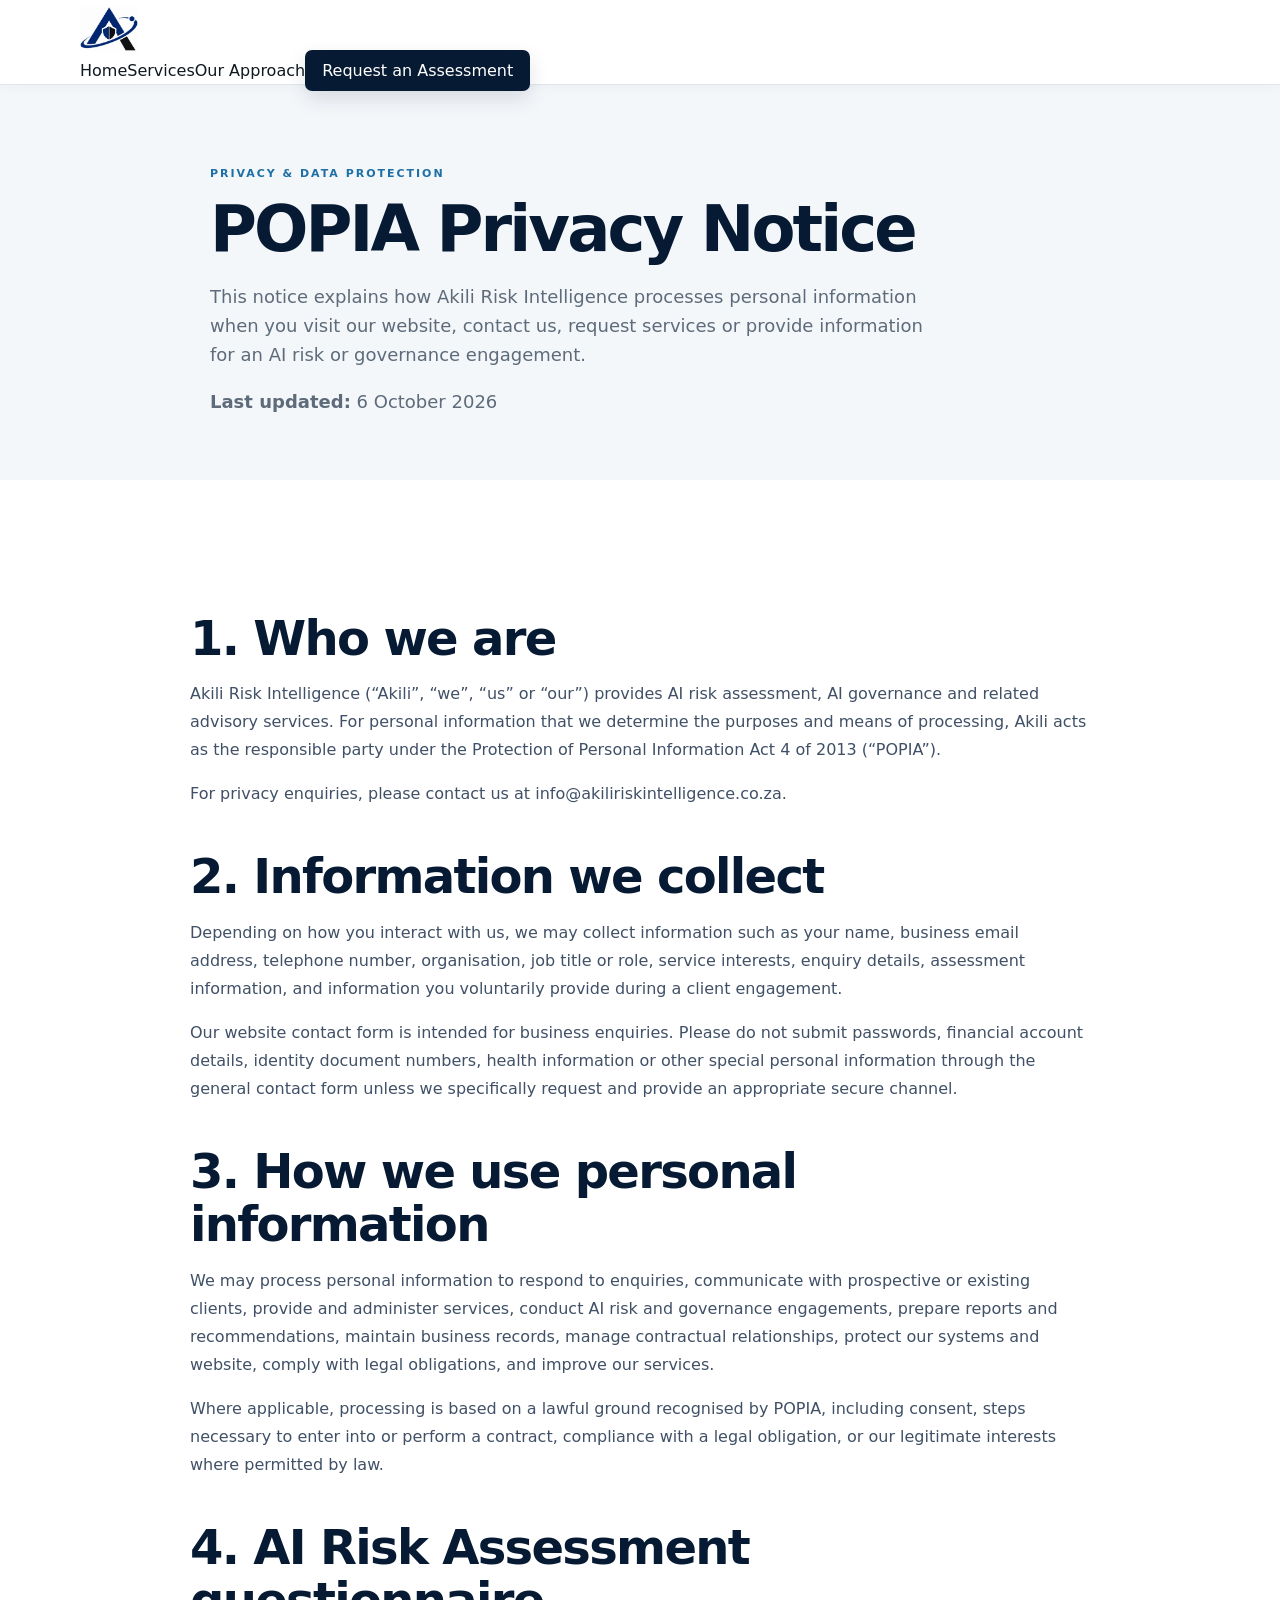
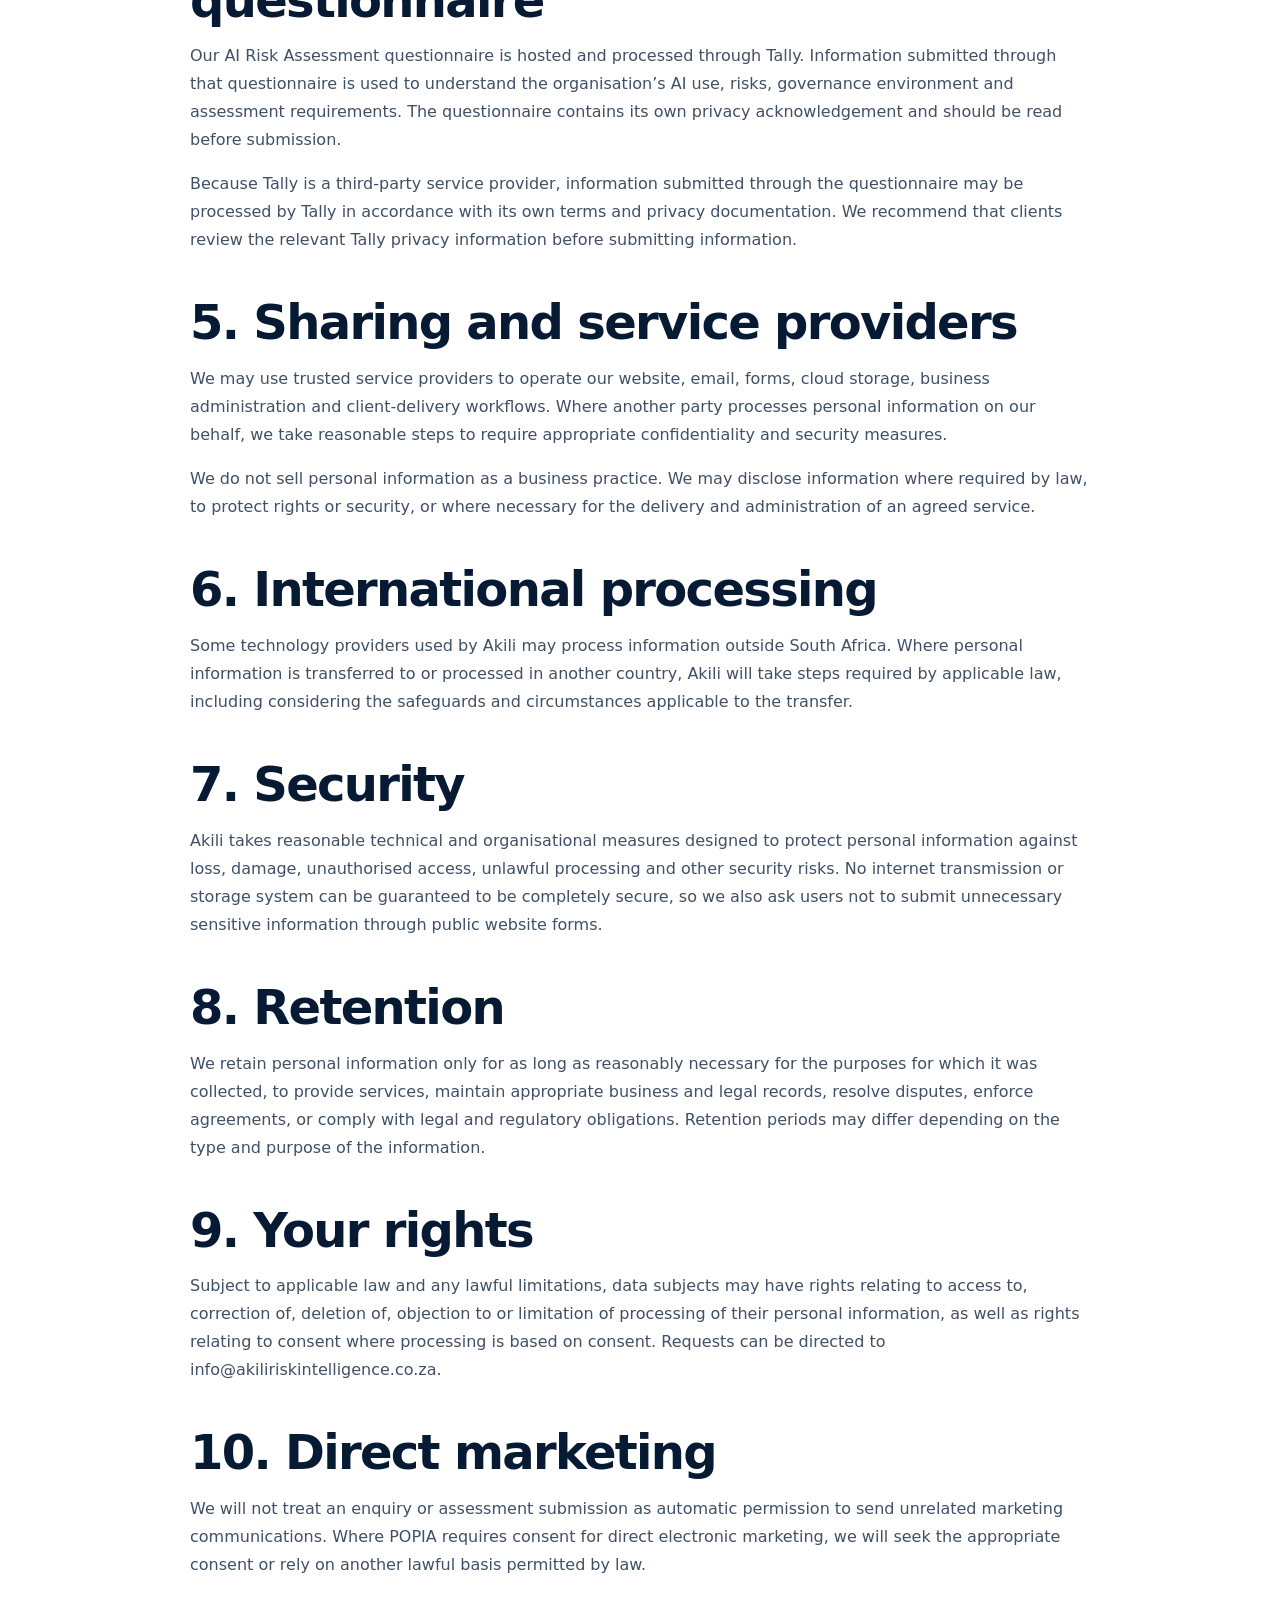
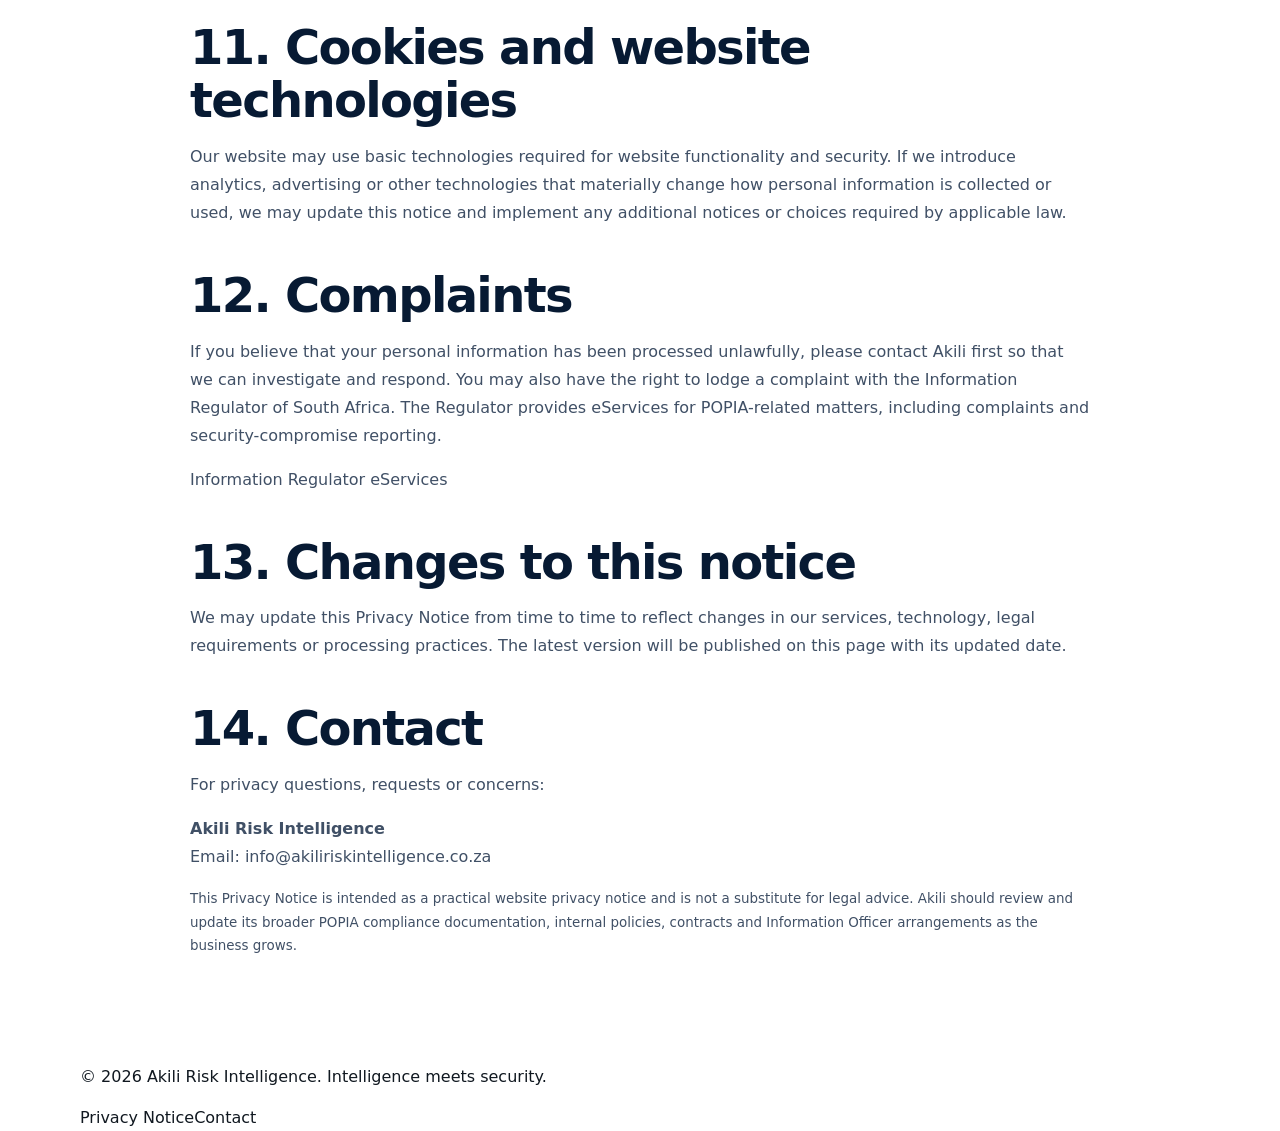
<file: privacy.html>
<!DOCTYPE html>
<html lang="en">
<head>
  <meta charset="UTF-8">
  <meta name="viewport" content="width=device-width, initial-scale=1.0">
  <meta name="description" content="Akili Risk Intelligence POPIA Privacy Notice — how personal information is collected, used, stored and protected.">
  <title>Privacy Notice | Akili Risk Intelligence</title>
  <link rel="icon" type="image/png" href="assets/akili-favicon.png">
  <link rel="stylesheet" href="css/style.css">
</head>
<body class="privacy-page">
<header class="site-header">
  <div class="container nav-container">
    <a class="brand" href="index.html" aria-label="Akili Risk Intelligence home"><img class="brand-logo full-logo" src="assets/akili-a-mark.png" alt="Akili Risk Intelligence logo"></a>
    <nav class="main-nav" aria-label="Primary navigation">
      <a href="index.html">Home</a><a href="services.html">Services</a><a href="about.html">Our Approach</a><a class="nav-cta" href="assessment.html">Request an Assessment</a>
    </nav>
  </div>
</header>
<main class="page-main">
  <section class="page-hero compact-hero">
    <div class="container narrow"><p class="eyebrow">PRIVACY &amp; DATA PROTECTION</p><h1>POPIA Privacy Notice</h1><p class="lead">This notice explains how Akili Risk Intelligence processes personal information when you visit our website, contact us, request services or provide information for an AI risk or governance engagement.</p><p class="form-note"><strong>Last updated:</strong> 6 October 2026</p></div>
  </section>
  <section class="section">
    <div class="container legal-content">
      <h2>1. Who we are</h2>
      <p>Akili Risk Intelligence (“Akili”, “we”, “us” or “our”) provides AI risk assessment, AI governance and related advisory services. For personal information that we determine the purposes and means of processing, Akili acts as the responsible party under the Protection of Personal Information Act 4 of 2013 (“POPIA”).</p>
      <p>For privacy enquiries, please contact us at <a href="mailto:info@akiliriskintelligence.co.za">info@akiliriskintelligence.co.za</a>.</p>

      <h2>2. Information we collect</h2>
      <p>Depending on how you interact with us, we may collect information such as your name, business email address, telephone number, organisation, job title or role, service interests, enquiry details, assessment information, and information you voluntarily provide during a client engagement.</p>
      <p>Our website contact form is intended for business enquiries. Please do not submit passwords, financial account details, identity document numbers, health information or other special personal information through the general contact form unless we specifically request and provide an appropriate secure channel.</p>

      <h2>3. How we use personal information</h2>
      <p>We may process personal information to respond to enquiries, communicate with prospective or existing clients, provide and administer services, conduct AI risk and governance engagements, prepare reports and recommendations, maintain business records, manage contractual relationships, protect our systems and website, comply with legal obligations, and improve our services.</p>
      <p>Where applicable, processing is based on a lawful ground recognised by POPIA, including consent, steps necessary to enter into or perform a contract, compliance with a legal obligation, or our legitimate interests where permitted by law.</p>

      <h2>4. AI Risk Assessment questionnaire</h2>
      <p>Our AI Risk Assessment questionnaire is hosted and processed through Tally. Information submitted through that questionnaire is used to understand the organisation’s AI use, risks, governance environment and assessment requirements. The questionnaire contains its own privacy acknowledgement and should be read before submission.</p>
      <p>Because Tally is a third-party service provider, information submitted through the questionnaire may be processed by Tally in accordance with its own terms and privacy documentation. We recommend that clients review the relevant Tally privacy information before submitting information.</p>

      <h2>5. Sharing and service providers</h2>
      <p>We may use trusted service providers to operate our website, email, forms, cloud storage, business administration and client-delivery workflows. Where another party processes personal information on our behalf, we take reasonable steps to require appropriate confidentiality and security measures.</p>
      <p>We do not sell personal information as a business practice. We may disclose information where required by law, to protect rights or security, or where necessary for the delivery and administration of an agreed service.</p>

      <h2>6. International processing</h2>
      <p>Some technology providers used by Akili may process information outside South Africa. Where personal information is transferred to or processed in another country, Akili will take steps required by applicable law, including considering the safeguards and circumstances applicable to the transfer.</p>

      <h2>7. Security</h2>
      <p>Akili takes reasonable technical and organisational measures designed to protect personal information against loss, damage, unauthorised access, unlawful processing and other security risks. No internet transmission or storage system can be guaranteed to be completely secure, so we also ask users not to submit unnecessary sensitive information through public website forms.</p>

      <h2>8. Retention</h2>
      <p>We retain personal information only for as long as reasonably necessary for the purposes for which it was collected, to provide services, maintain appropriate business and legal records, resolve disputes, enforce agreements, or comply with legal and regulatory obligations. Retention periods may differ depending on the type and purpose of the information.</p>

      <h2>9. Your rights</h2>
      <p>Subject to applicable law and any lawful limitations, data subjects may have rights relating to access to, correction of, deletion of, objection to or limitation of processing of their personal information, as well as rights relating to consent where processing is based on consent. Requests can be directed to <a href="mailto:info@akiliriskintelligence.co.za">info@akiliriskintelligence.co.za</a>.</p>

      <h2>10. Direct marketing</h2>
      <p>We will not treat an enquiry or assessment submission as automatic permission to send unrelated marketing communications. Where POPIA requires consent for direct electronic marketing, we will seek the appropriate consent or rely on another lawful basis permitted by law.</p>

      <h2>11. Cookies and website technologies</h2>
      <p>Our website may use basic technologies required for website functionality and security. If we introduce analytics, advertising or other technologies that materially change how personal information is collected or used, we may update this notice and implement any additional notices or choices required by applicable law.</p>

      <h2>12. Complaints</h2>
      <p>If you believe that your personal information has been processed unlawfully, please contact Akili first so that we can investigate and respond. You may also have the right to lodge a complaint with the Information Regulator of South Africa. The Regulator provides eServices for POPIA-related matters, including complaints and security-compromise reporting.</p>
      <p><a href="https://eservices.inforegulator.org.za/" target="_blank" rel="noopener">Information Regulator eServices</a></p>

      <h2>13. Changes to this notice</h2>
      <p>We may update this Privacy Notice from time to time to reflect changes in our services, technology, legal requirements or processing practices. The latest version will be published on this page with its updated date.</p>

      <h2>14. Contact</h2>
      <p>For privacy questions, requests or concerns:</p>
      <p><strong>Akili Risk Intelligence</strong><br>Email: <a href="mailto:info@akiliriskintelligence.co.za">info@akiliriskintelligence.co.za</a></p>
      <p class="form-note">This Privacy Notice is intended as a practical website privacy notice and is not a substitute for legal advice. Akili should review and update its broader POPIA compliance documentation, internal policies, contracts and Information Officer arrangements as the business grows.</p>
    </div>
  </section>
</main>
<footer class="site-footer"><div class="container"><p>&copy; 2026 Akili Risk Intelligence. Intelligence meets security.</p><div><a href="privacy.html">Privacy Notice</a><a href="contact.html">Contact</a></div></div></footer>
<script src="js/script.js"></script>
</body>
</html>
</file>
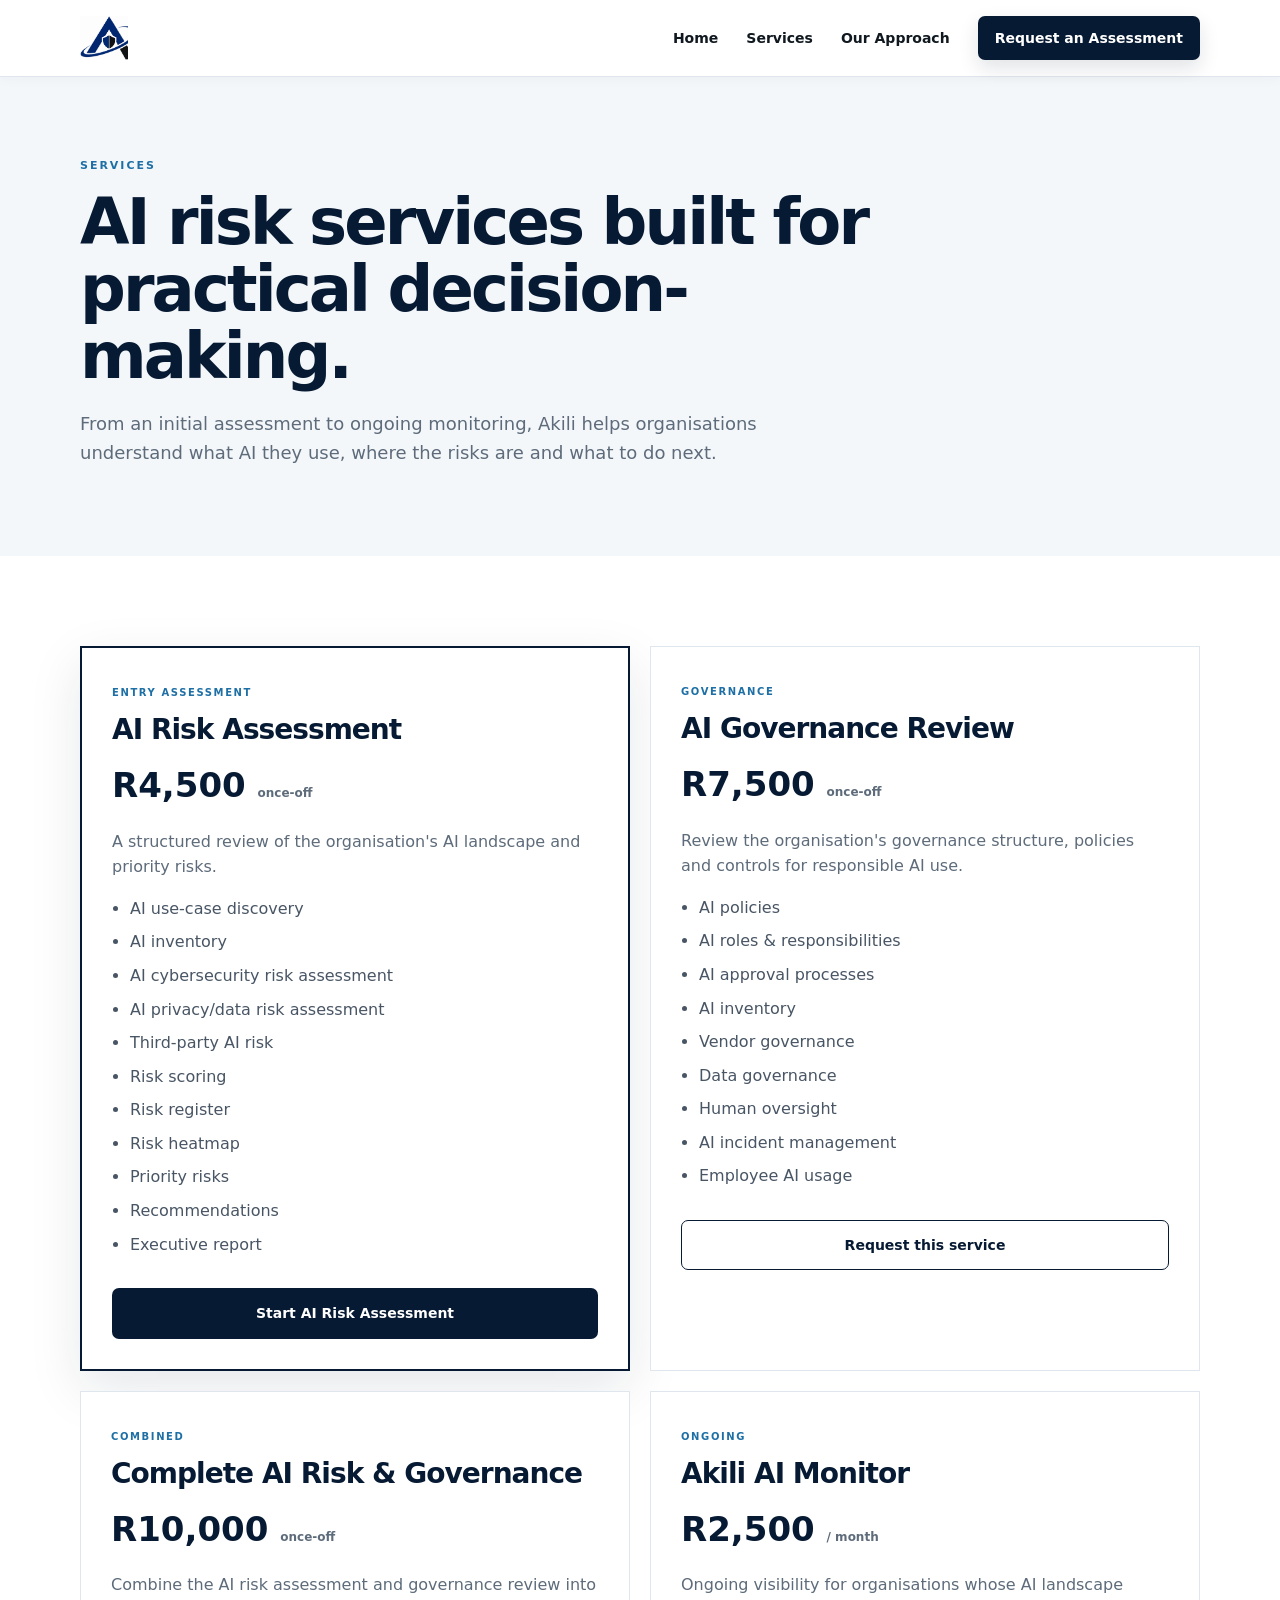
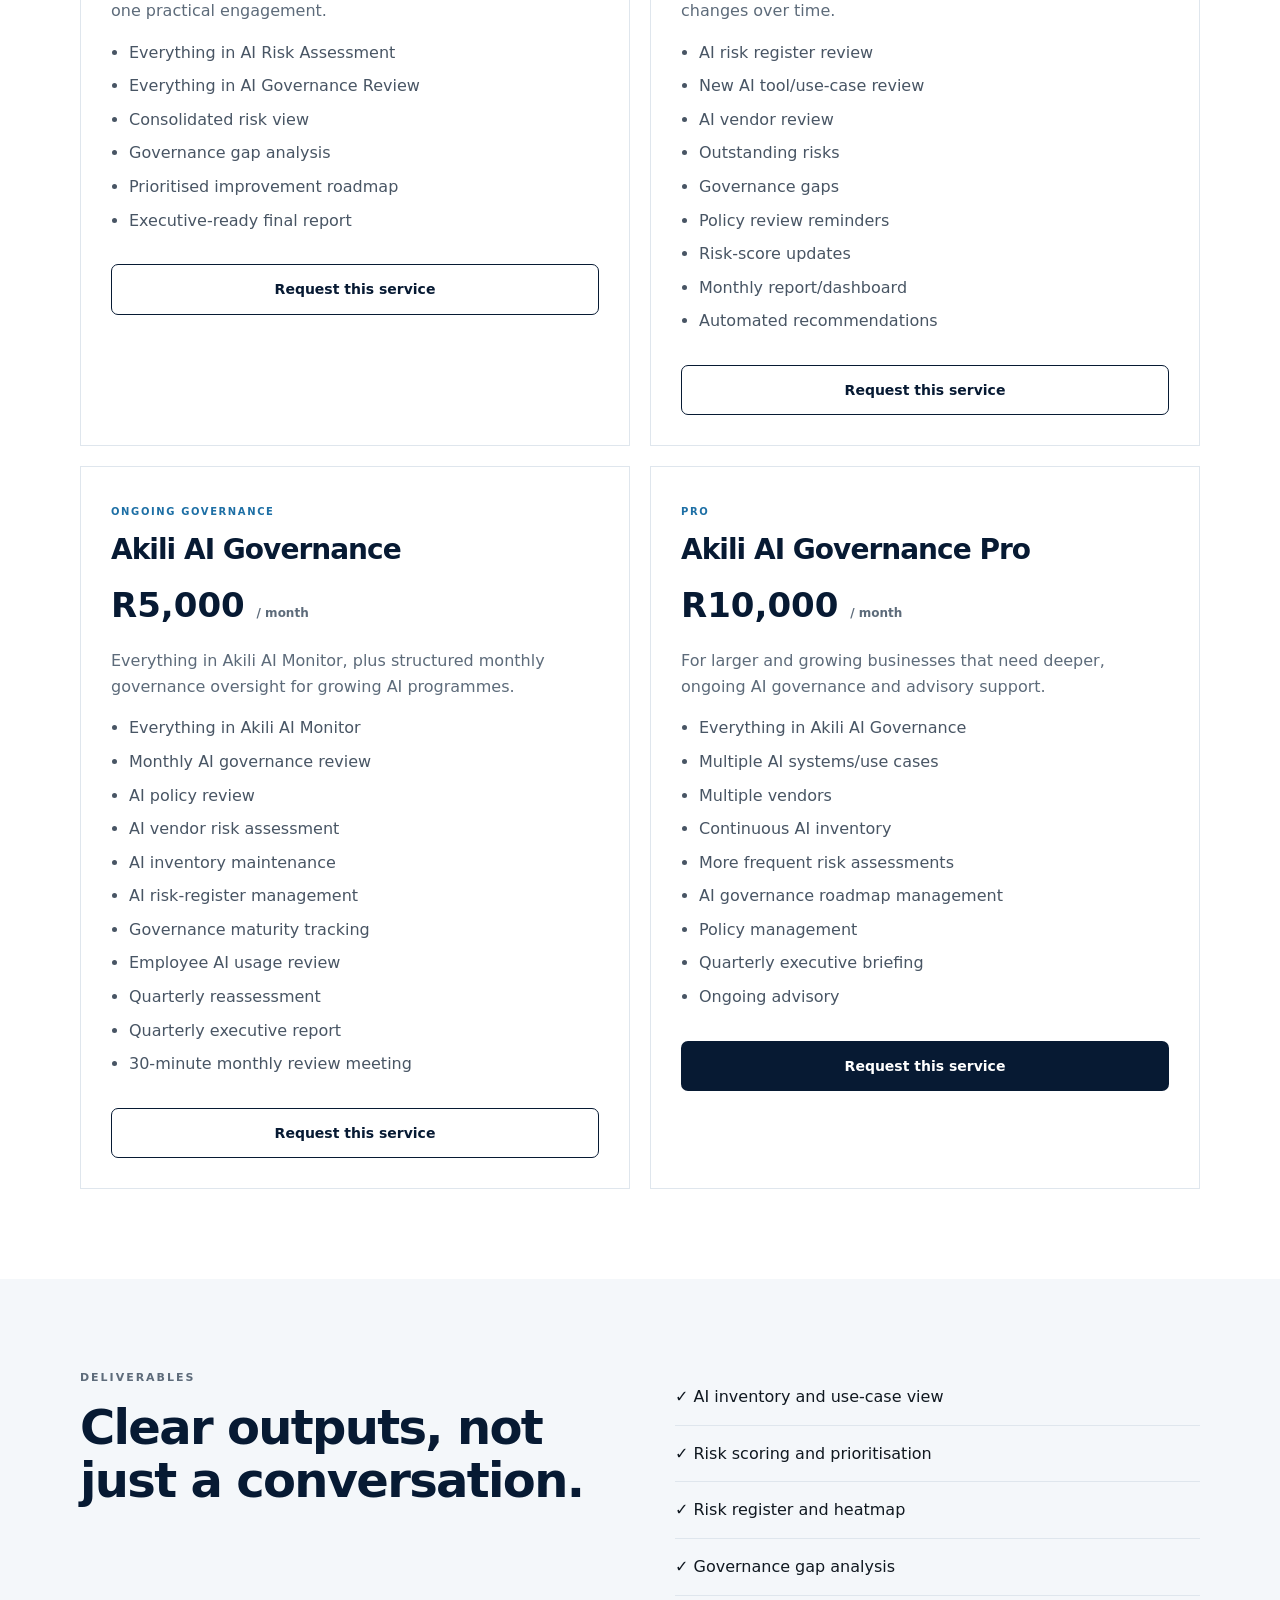
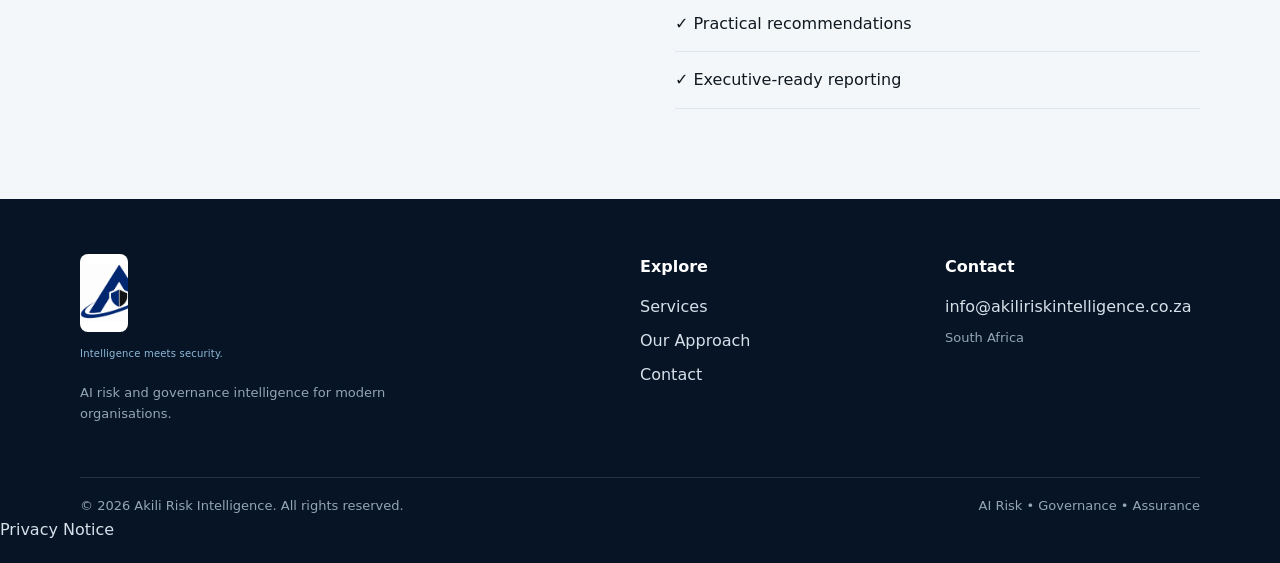
<file: services.html>
<!DOCTYPE html>
<html lang="en-ZA"><head><meta charset="UTF-8"><meta name="viewport" content="width=device-width, initial-scale=1.0"><title>Services | Akili Risk Intelligence</title><meta name="description" content="AI risk assessment, AI governance review and ongoing AI risk monitoring services from Akili Risk Intelligence."><link rel="icon" href="assets/akili-favicon.png" type="image/svg+xml"><link rel="stylesheet" href="css/style.css"></head>
<body>
<header class="site-header"><div class="container nav-wrap"><a class="brand" href="index.html" aria-label="Akili Risk Intelligence home"><span class="brand-logo-wrap full-logo-wrap"><img class="brand-logo full-logo" src="assets/akili-a-mark.png" alt="Akili Risk Intelligence A mark"></span></a><button class="menu-toggle" aria-label="Open menu" aria-expanded="false">☰</button><nav class="nav" id="site-nav"><a href="index.html">Home</a><a href="services.html">Services</a><a href="about.html">Our Approach</a><a href="contact.html" class="nav-cta">Request an Assessment</a></nav></div></header>
<main><section class="page-hero"><div class="container"><p class="eyebrow">SERVICES</p><h1>AI risk services built for practical decision-making.</h1><p>From an initial assessment to ongoing monitoring, Akili helps organisations understand what AI they use, where the risks are and what to do next.</p></div></section>
<section class="section"><div class="container"><div class="pricing-grid">
<article class="price-card featured"><span class="tag">ENTRY ASSESSMENT</span><h2>AI Risk Assessment</h2><div class="price">R4,500 <small>once-off</small></div><p>A structured review of the organisation's AI landscape and priority risks.</p><ul><li>AI use-case discovery</li><li>AI inventory</li><li>AI cybersecurity risk assessment</li><li>AI privacy/data risk assessment</li><li>Third-party AI risk</li><li>Risk scoring</li><li>Risk register</li><li>Risk heatmap</li><li>Priority risks</li><li>Recommendations</li><li>Executive report</li></ul><a class="btn btn-primary full" href="assessment.html">Start AI Risk Assessment</a></article>
<article class="price-card"><span class="tag">GOVERNANCE</span><h2>AI Governance Review</h2><div class="price">R7,500 <small>once-off</small></div><p>Review the organisation's governance structure, policies and controls for responsible AI use.</p><ul><li>AI policies</li><li>AI roles & responsibilities</li><li>AI approval processes</li><li>AI inventory</li><li>Vendor governance</li><li>Data governance</li><li>Human oversight</li><li>AI incident management</li><li>Employee AI usage</li></ul><a class="btn btn-outline full" href="contact.html">Request this service</a></article>
<article class="price-card"><span class="tag">COMBINED</span><h2>Complete AI Risk &amp; Governance</h2><div class="price">R10,000 <small>once-off</small></div><p>Combine the AI risk assessment and governance review into one practical engagement.</p><ul><li>Everything in AI Risk Assessment</li><li>Everything in AI Governance Review</li><li>Consolidated risk view</li><li>Governance gap analysis</li><li>Prioritised improvement roadmap</li><li>Executive-ready final report</li></ul><a class="btn btn-outline full" href="contact.html">Request this service</a></article>
<article class="price-card"><span class="tag">ONGOING</span><h2>Akili AI Monitor</h2><div class="price">R2,500 <small>/ month</small></div><p>Ongoing visibility for organisations whose AI landscape changes over time.</p><ul><li>AI risk register review</li><li>New AI tool/use-case review</li><li>AI vendor review</li><li>Outstanding risks</li><li>Governance gaps</li><li>Policy review reminders</li><li>Risk-score updates</li><li>Monthly report/dashboard</li><li>Automated recommendations</li></ul><a class="btn btn-outline full" href="contact.html">Request this service</a></article>
<article class="price-card"><span class="tag">ONGOING GOVERNANCE</span><h2>Akili AI Governance</h2><div class="price">R5,000 <small>/ month</small></div><p>Everything in Akili AI Monitor, plus structured monthly governance oversight for growing AI programmes.</p><ul><li>Everything in Akili AI Monitor</li><li>Monthly AI governance review</li><li>AI policy review</li><li>AI vendor risk assessment</li><li>AI inventory maintenance</li><li>AI risk-register management</li><li>Governance maturity tracking</li><li>Employee AI usage review</li><li>Quarterly reassessment</li><li>Quarterly executive report</li><li>30-minute monthly review meeting</li></ul><a class="btn btn-outline full" href="contact.html">Request this service</a></article>
<article class="price-card"><span class="tag">PRO</span><h2>Akili AI Governance Pro</h2><div class="price">R10,000 <small>/ month</small></div><p>For larger and growing businesses that need deeper, ongoing AI governance and advisory support.</p><ul><li>Everything in Akili AI Governance</li><li>Multiple AI systems/use cases</li><li>Multiple vendors</li><li>Continuous AI inventory</li><li>More frequent risk assessments</li><li>AI governance roadmap management</li><li>Policy management</li><li>Quarterly executive briefing</li><li>Ongoing advisory</li></ul><a class="btn btn-primary full" href="contact.html">Request this service</a></article>
</div></div></section>
<section class="section light"><div class="container split"><div><p class="eyebrow">DELIVERABLES</p><h2>Clear outputs, not just a conversation.</h2></div><div class="check-list"><p>✓ AI inventory and use-case view</p><p>✓ Risk scoring and prioritisation</p><p>✓ Risk register and heatmap</p><p>✓ Governance gap analysis</p><p>✓ Practical recommendations</p><p>✓ Executive-ready reporting</p></div></div></section></main>
<footer class="footer"><div class="container footer-grid"><div><a class="brand footer-brand" href="index.html" aria-label="Akili Risk Intelligence home"><span class="brand-logo-wrap full-logo-wrap"><img class="brand-logo full-logo" src="assets/akili-a-mark.png" alt="Akili Risk Intelligence A mark"></span></a><p>AI risk and governance intelligence for modern organisations.</p></div><div><h4>Explore</h4><a href="services.html">Services</a><a href="about.html">Our Approach</a><a href="contact.html">Contact</a></div><div><h4>Contact</h4><a href="mailto:info@akiliriskintelligence.co.za">info@akiliriskintelligence.co.za</a><span>South Africa</span></div></div><div class="container footer-bottom"><span>© <span id="year"></span> Akili Risk Intelligence. All rights reserved.</span><span>AI Risk • Governance • Assurance</span></div><a href="privacy.html">Privacy Notice</a>
        </footer><script src="js/script.js"></script></body></html>
</file>
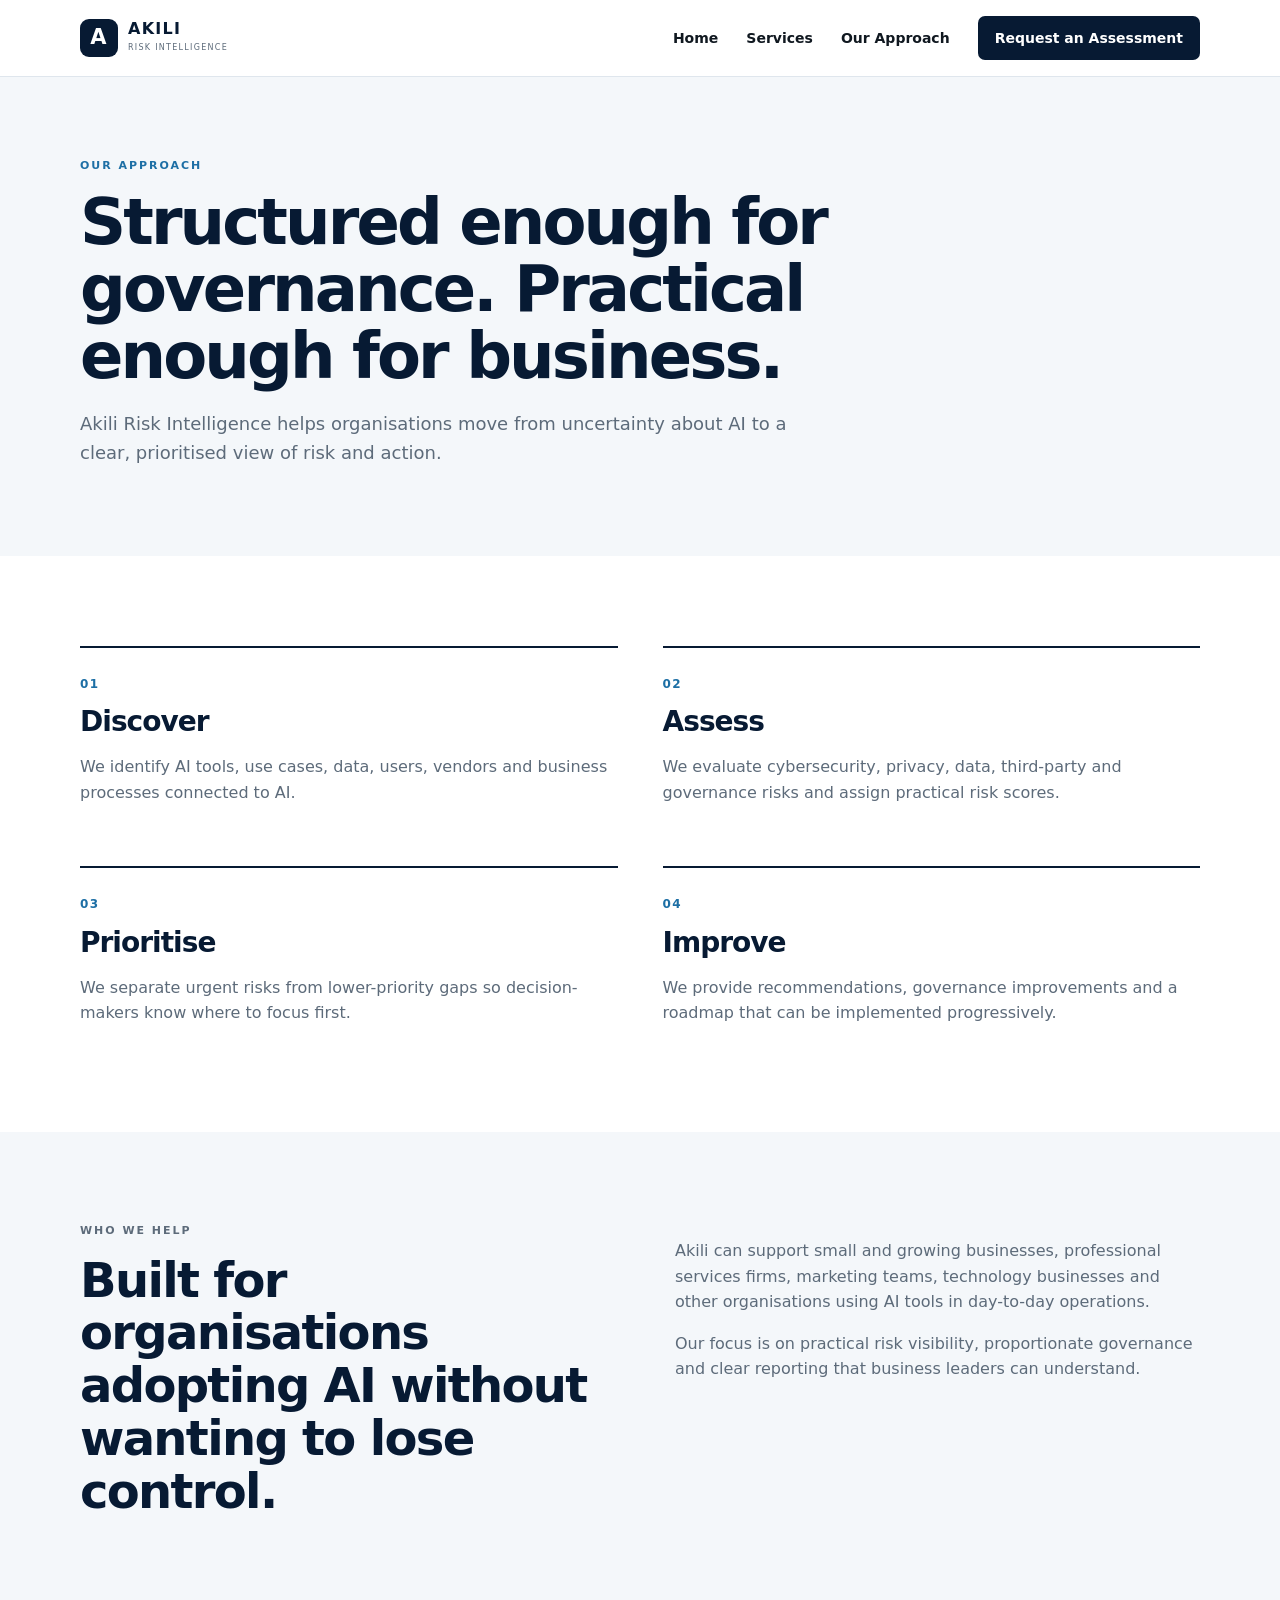
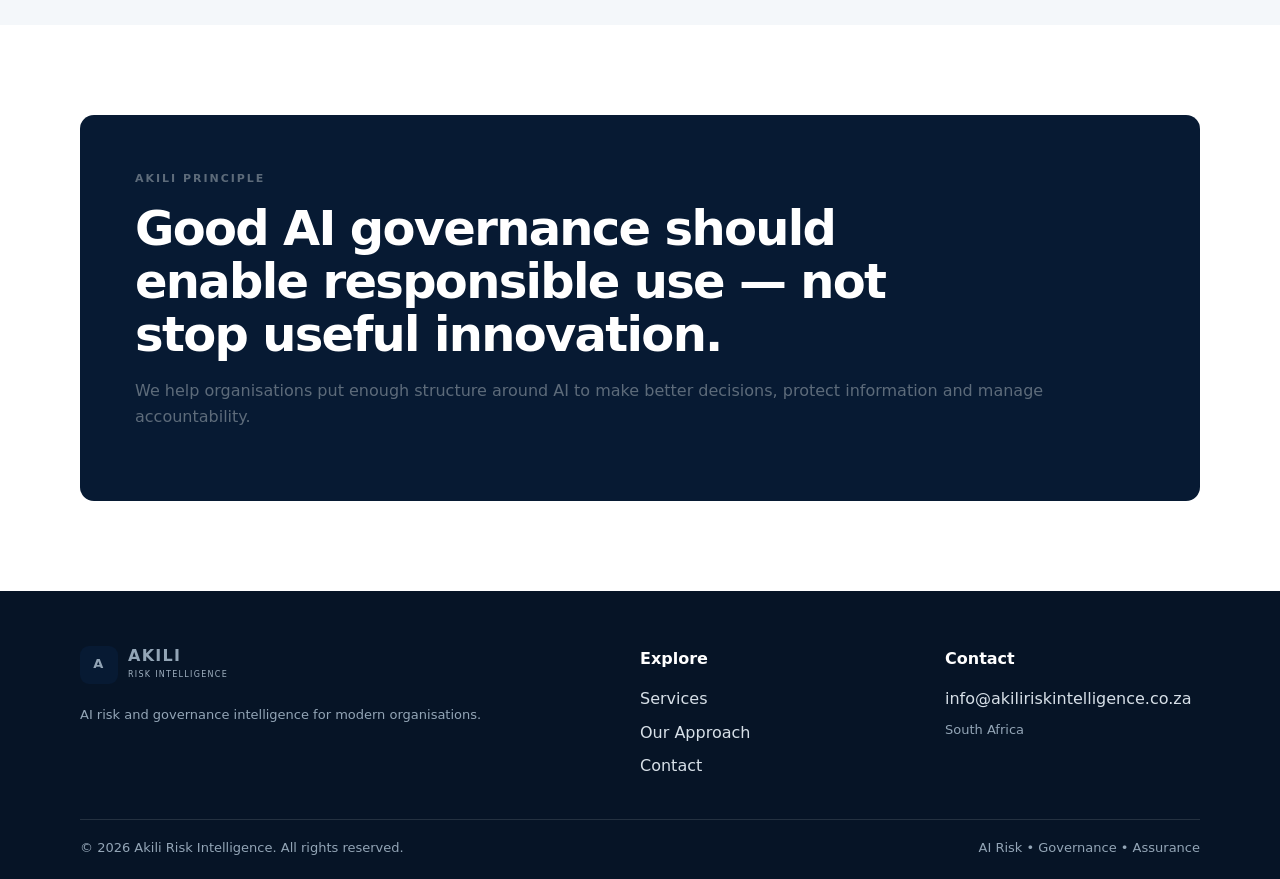
<file: akili-risk-intelligence-website/about.html>
<!DOCTYPE html>
<html lang="en-ZA"><head><meta charset="UTF-8"><meta name="viewport" content="width=device-width, initial-scale=1.0"><title>Our Approach | Akili Risk Intelligence</title><meta name="description" content="Learn how Akili Risk Intelligence approaches AI risk and governance engagements."><link rel="icon" href="assets/favicon.svg" type="image/svg+xml"><link rel="stylesheet" href="css/style.css"></head>
<body><header class="site-header"><div class="container nav-wrap"><a class="brand" href="index.html"><span class="brand-mark">A</span><span><strong>AKILI</strong><small>RISK INTELLIGENCE</small></span></a><button class="menu-toggle" aria-label="Open menu" aria-expanded="false">☰</button><nav class="nav" id="site-nav"><a href="index.html">Home</a><a href="services.html">Services</a><a href="about.html">Our Approach</a><a href="contact.html" class="nav-cta">Request an Assessment</a></nav></div></header>
<main><section class="page-hero"><div class="container"><p class="eyebrow">OUR APPROACH</p><h1>Structured enough for governance. Practical enough for business.</h1><p>Akili Risk Intelligence helps organisations move from uncertainty about AI to a clear, prioritised view of risk and action.</p></div></section>
<section class="section"><div class="container"><div class="process-grid"><div class="process"><span>01</span><h2>Discover</h2><p>We identify AI tools, use cases, data, users, vendors and business processes connected to AI.</p></div><div class="process"><span>02</span><h2>Assess</h2><p>We evaluate cybersecurity, privacy, data, third-party and governance risks and assign practical risk scores.</p></div><div class="process"><span>03</span><h2>Prioritise</h2><p>We separate urgent risks from lower-priority gaps so decision-makers know where to focus first.</p></div><div class="process"><span>04</span><h2>Improve</h2><p>We provide recommendations, governance improvements and a roadmap that can be implemented progressively.</p></div></div></div></section>
<section class="section light"><div class="container split"><div><p class="eyebrow">WHO WE HELP</p><h2>Built for organisations adopting AI without wanting to lose control.</h2></div><div><p>Akili can support small and growing businesses, professional services firms, marketing teams, technology businesses and other organisations using AI tools in day-to-day operations.</p><p>Our focus is on practical risk visibility, proportionate governance and clear reporting that business leaders can understand.</p></div></div></section>
<section class="section"><div class="container dark-panel"><p class="eyebrow">AKILI PRINCIPLE</p><h2>Good AI governance should enable responsible use — not stop useful innovation.</h2><p>We help organisations put enough structure around AI to make better decisions, protect information and manage accountability.</p></div></section></main>
<footer class="footer"><div class="container footer-grid"><div><a class="brand footer-brand" href="index.html"><span class="brand-mark">A</span><span><strong>AKILI</strong><small>RISK INTELLIGENCE</small></span></a><p>AI risk and governance intelligence for modern organisations.</p></div><div><h4>Explore</h4><a href="services.html">Services</a><a href="about.html">Our Approach</a><a href="contact.html">Contact</a></div><div><h4>Contact</h4><a href="mailto:info@akiliriskintelligence.co.za">info@akiliriskintelligence.co.za</a><span>South Africa</span></div></div><div class="container footer-bottom"><span>© <span id="year"></span> Akili Risk Intelligence. All rights reserved.</span><span>AI Risk • Governance • Assurance</span></div></footer><script src="js/script.js"></script></body></html>
</file>
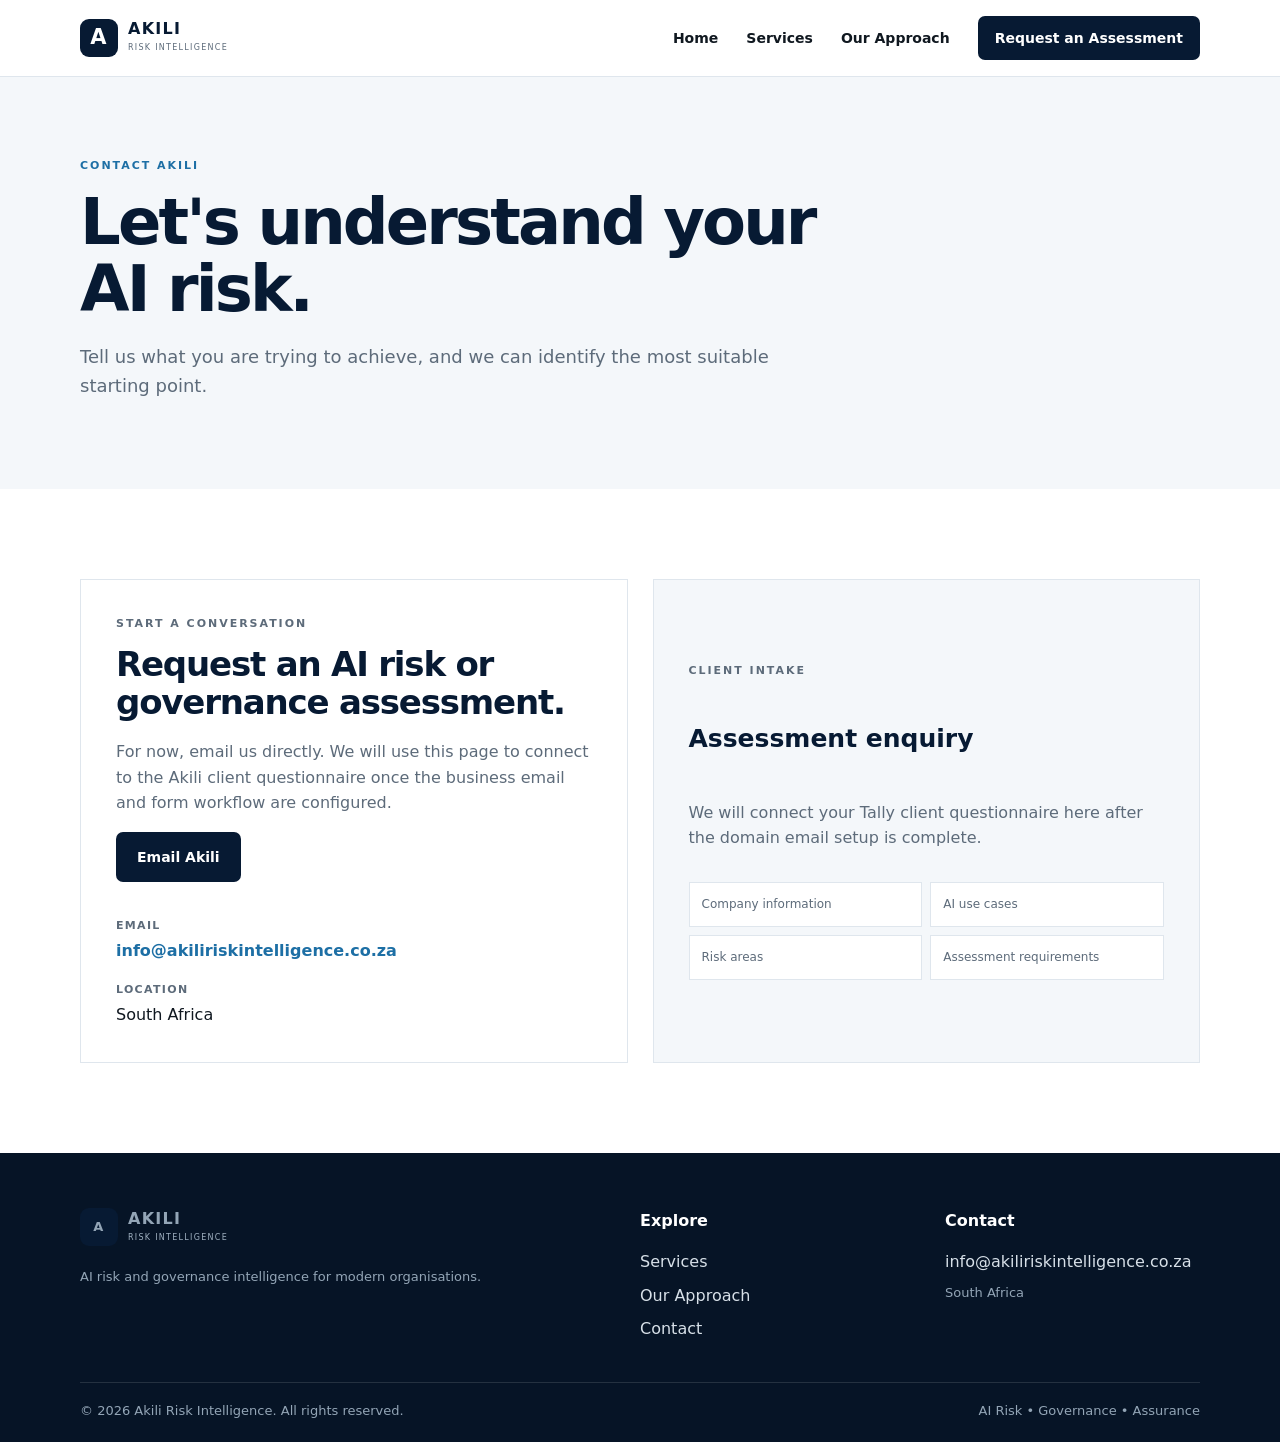
<file: akili-risk-intelligence-website/contact.html>
<!DOCTYPE html>
<html lang="en-ZA"><head><meta charset="UTF-8"><meta name="viewport" content="width=device-width, initial-scale=1.0"><title>Contact | Akili Risk Intelligence</title><meta name="description" content="Contact Akili Risk Intelligence about AI risk assessments, governance reviews and ongoing monitoring."><link rel="icon" href="assets/favicon.svg" type="image/svg+xml"><link rel="stylesheet" href="css/style.css"></head>
<body><header class="site-header"><div class="container nav-wrap"><a class="brand" href="index.html"><span class="brand-mark">A</span><span><strong>AKILI</strong><small>RISK INTELLIGENCE</small></span></a><button class="menu-toggle" aria-label="Open menu" aria-expanded="false">☰</button><nav class="nav" id="site-nav"><a href="index.html">Home</a><a href="services.html">Services</a><a href="about.html">Our Approach</a><a href="contact.html" class="nav-cta">Request an Assessment</a></nav></div></header>
<main><section class="page-hero"><div class="container"><p class="eyebrow">CONTACT AKILI</p><h1>Let's understand your AI risk.</h1><p>Tell us what you are trying to achieve, and we can identify the most suitable starting point.</p></div></section>
<section class="section"><div class="container contact-grid"><div class="contact-card"><p class="eyebrow">START A CONVERSATION</p><h2>Request an AI risk or governance assessment.</h2><p>For now, email us directly. We will use this page to connect to the Akili client questionnaire once the business email and form workflow are configured.</p><a class="btn btn-primary" href="mailto:info@akiliriskintelligence.co.za?subject=Akili%20Risk%20Assessment%20Enquiry">Email Akili</a><div class="contact-details"><div><strong>Email</strong><a href="mailto:info@akiliriskintelligence.co.za">info@akiliriskintelligence.co.za</a></div><div><strong>Location</strong><span>South Africa</span></div></div></div>
<div class="form-placeholder"><p class="eyebrow">CLIENT INTAKE</p><h3>Assessment enquiry</h3><p>We will connect your Tally client questionnaire here after the domain email setup is complete.</p><div class="placeholder-row"><span>Company information</span><span>AI use cases</span><span>Risk areas</span><span>Assessment requirements</span></div></div></div></section></main>
<footer class="footer"><div class="container footer-grid"><div><a class="brand footer-brand" href="index.html"><span class="brand-mark">A</span><span><strong>AKILI</strong><small>RISK INTELLIGENCE</small></span></a><p>AI risk and governance intelligence for modern organisations.</p></div><div><h4>Explore</h4><a href="services.html">Services</a><a href="about.html">Our Approach</a><a href="contact.html">Contact</a></div><div><h4>Contact</h4><a href="mailto:info@akiliriskintelligence.co.za">info@akiliriskintelligence.co.za</a><span>South Africa</span></div></div><div class="container footer-bottom"><span>© <span id="year"></span> Akili Risk Intelligence. All rights reserved.</span><span>AI Risk • Governance • Assurance</span></div></footer><script src="js/script.js"></script></body></html>
</file>
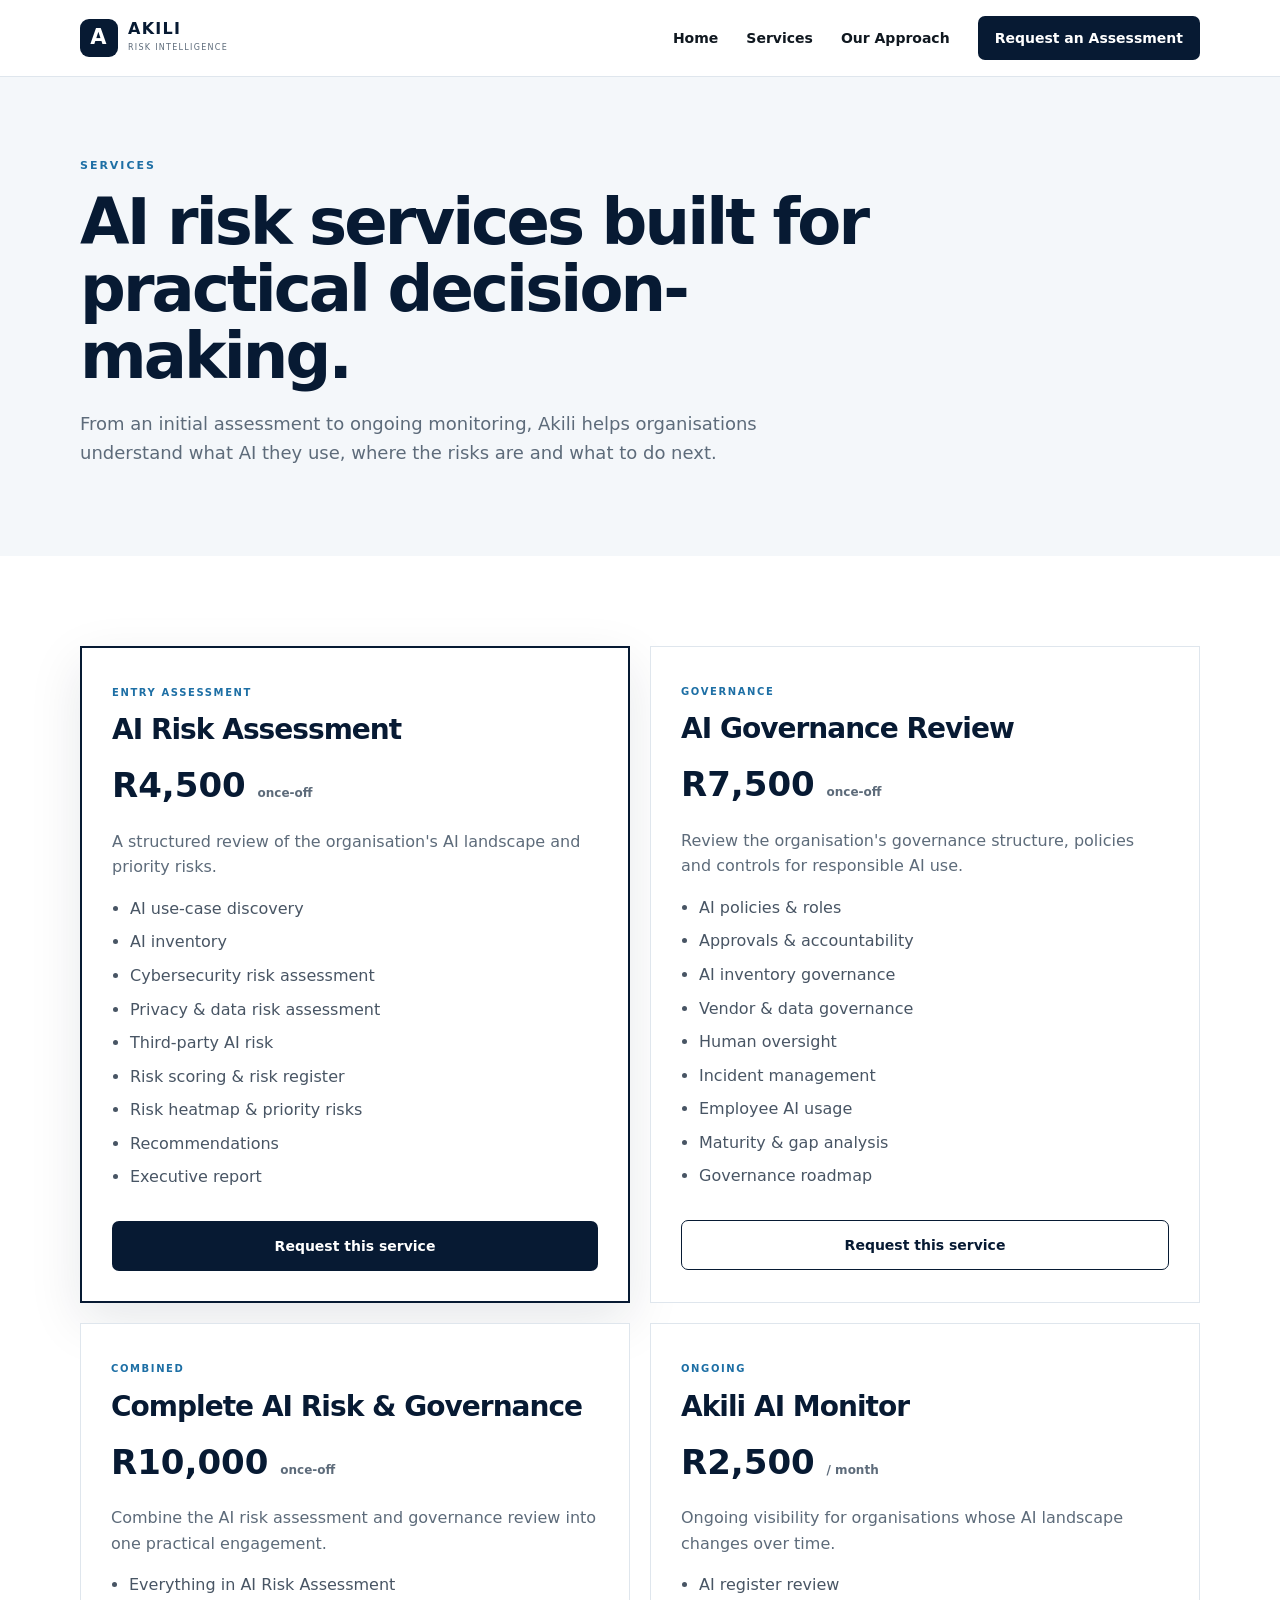
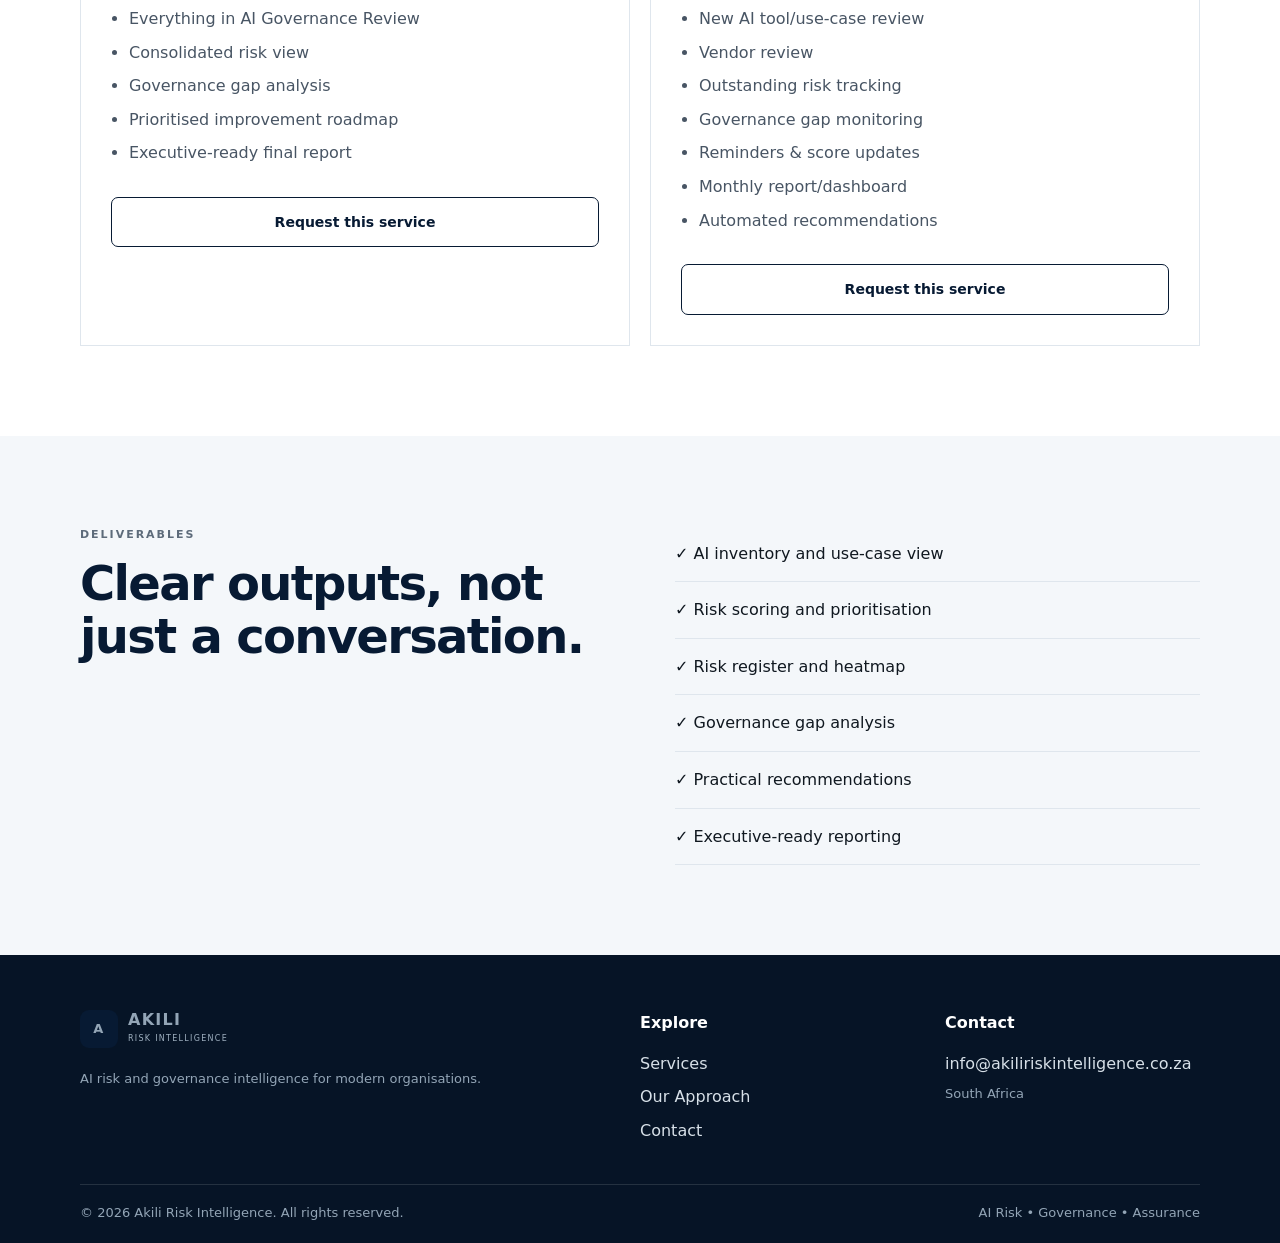
<file: akili-risk-intelligence-website/services.html>
<!DOCTYPE html>
<html lang="en-ZA"><head><meta charset="UTF-8"><meta name="viewport" content="width=device-width, initial-scale=1.0"><title>Services | Akili Risk Intelligence</title><meta name="description" content="AI risk assessment, AI governance review and ongoing AI risk monitoring services from Akili Risk Intelligence."><link rel="icon" href="assets/favicon.svg" type="image/svg+xml"><link rel="stylesheet" href="css/style.css"></head>
<body>
<header class="site-header"><div class="container nav-wrap"><a class="brand" href="index.html"><span class="brand-mark">A</span><span><strong>AKILI</strong><small>RISK INTELLIGENCE</small></span></a><button class="menu-toggle" aria-label="Open menu" aria-expanded="false">☰</button><nav class="nav" id="site-nav"><a href="index.html">Home</a><a href="services.html">Services</a><a href="about.html">Our Approach</a><a href="contact.html" class="nav-cta">Request an Assessment</a></nav></div></header>
<main><section class="page-hero"><div class="container"><p class="eyebrow">SERVICES</p><h1>AI risk services built for practical decision-making.</h1><p>From an initial assessment to ongoing monitoring, Akili helps organisations understand what AI they use, where the risks are and what to do next.</p></div></section>
<section class="section"><div class="container"><div class="pricing-grid">
<article class="price-card featured"><span class="tag">ENTRY ASSESSMENT</span><h2>AI Risk Assessment</h2><div class="price">R4,500 <small>once-off</small></div><p>A structured review of the organisation's AI landscape and priority risks.</p><ul><li>AI use-case discovery</li><li>AI inventory</li><li>Cybersecurity risk assessment</li><li>Privacy & data risk assessment</li><li>Third-party AI risk</li><li>Risk scoring & risk register</li><li>Risk heatmap & priority risks</li><li>Recommendations</li><li>Executive report</li></ul><a class="btn btn-primary full" href="contact.html">Request this service</a></article>
<article class="price-card"><span class="tag">GOVERNANCE</span><h2>AI Governance Review</h2><div class="price">R7,500 <small>once-off</small></div><p>Review the organisation's governance structure, policies and controls for responsible AI use.</p><ul><li>AI policies & roles</li><li>Approvals & accountability</li><li>AI inventory governance</li><li>Vendor & data governance</li><li>Human oversight</li><li>Incident management</li><li>Employee AI usage</li><li>Maturity & gap analysis</li><li>Governance roadmap</li></ul><a class="btn btn-outline full" href="contact.html">Request this service</a></article>
<article class="price-card"><span class="tag">COMBINED</span><h2>Complete AI Risk & Governance</h2><div class="price">R10,000 <small>once-off</small></div><p>Combine the AI risk assessment and governance review into one practical engagement.</p><ul><li>Everything in AI Risk Assessment</li><li>Everything in AI Governance Review</li><li>Consolidated risk view</li><li>Governance gap analysis</li><li>Prioritised improvement roadmap</li><li>Executive-ready final report</li></ul><a class="btn btn-outline full" href="contact.html">Request this service</a></article>
<article class="price-card"><span class="tag">ONGOING</span><h2>Akili AI Monitor</h2><div class="price">R2,500 <small>/ month</small></div><p>Ongoing visibility for organisations whose AI landscape changes over time.</p><ul><li>AI register review</li><li>New AI tool/use-case review</li><li>Vendor review</li><li>Outstanding risk tracking</li><li>Governance gap monitoring</li><li>Reminders & score updates</li><li>Monthly report/dashboard</li><li>Automated recommendations</li></ul><a class="btn btn-outline full" href="contact.html">Request this service</a></article>
</div></div></section>
<section class="section light"><div class="container split"><div><p class="eyebrow">DELIVERABLES</p><h2>Clear outputs, not just a conversation.</h2></div><div class="check-list"><p>✓ AI inventory and use-case view</p><p>✓ Risk scoring and prioritisation</p><p>✓ Risk register and heatmap</p><p>✓ Governance gap analysis</p><p>✓ Practical recommendations</p><p>✓ Executive-ready reporting</p></div></div></section></main>
<footer class="footer"><div class="container footer-grid"><div><a class="brand footer-brand" href="index.html"><span class="brand-mark">A</span><span><strong>AKILI</strong><small>RISK INTELLIGENCE</small></span></a><p>AI risk and governance intelligence for modern organisations.</p></div><div><h4>Explore</h4><a href="services.html">Services</a><a href="about.html">Our Approach</a><a href="contact.html">Contact</a></div><div><h4>Contact</h4><a href="mailto:info@akiliriskintelligence.co.za">info@akiliriskintelligence.co.za</a><span>South Africa</span></div></div><div class="container footer-bottom"><span>© <span id="year"></span> Akili Risk Intelligence. All rights reserved.</span><span>AI Risk • Governance • Assurance</span></div></footer><script src="js/script.js"></script></body></html>
</file>
<file: css/style.css>
:root{--navy:#071a33;--ink:#101820;--muted:#5d6b7a;--light:#f4f7fa;--white:#fff;--line:#dfe6ed;--accent:#1d6fa5;--shadow:0 18px 50px rgba(7,26,51,.10)}*{box-sizing:border-box}html{scroll-behavior:smooth}body{margin:0;font-family:Inter,ui-sans-serif,system-ui,-apple-system,BlinkMacSystemFont,"Segoe UI",sans-serif;color:var(--ink);line-height:1.6;background:#fff}a{color:inherit;text-decoration:none}.container{width:min(1120px,calc(100% - 40px));margin:auto}.site-header{position:sticky;top:0;z-index:20;background:rgba(255,255,255,.96);backdrop-filter:blur(12px);border-bottom:1px solid var(--line)}.nav-wrap{min-height:76px;display:flex;align-items:center;justify-content:space-between}.brand{display:flex;align-items:center;gap:10px;color:var(--navy);letter-spacing:.08em}.brand-mark{width:38px;height:38px;border-radius:9px;background:var(--navy);color:#fff;display:grid;place-items:center;font-weight:800;font-size:21px}.brand strong{display:block;font-size:16px;line-height:1}.brand small{display:block;font-size:8px;letter-spacing:.16em;margin-top:5px;color:var(--muted)}.nav{display:flex;align-items:center;gap:28px;font-size:14px;font-weight:600}.nav a:hover{color:var(--accent)}.nav-cta{background:var(--navy);color:#fff!important;padding:11px 17px;border-radius:7px}.menu-toggle{display:none;border:0;background:none;font-size:25px;color:var(--navy)}.hero{background:linear-gradient(135deg,#f5f8fb 0%,#fff 65%);padding:100px 0 80px}.hero-grid{display:grid;grid-template-columns:1.15fr .85fr;gap:70px;align-items:center}.eyebrow{font-size:11px;letter-spacing:.18em;font-weight:800;color:var(--accent);margin:0 0 14px}.hero h1{font-size:clamp(42px,6vw,72px);line-height:1.03;letter-spacing:-.045em;margin:0 0 25px;color:var(--navy)}.hero h1 span{color:var(--accent)}.hero-copy{font-size:19px;color:var(--muted);max-width:650px}.hero-actions{display:flex;gap:12px;margin:32px 0}.btn{display:inline-flex;align-items:center;justify-content:center;padding:13px 20px;border-radius:7px;font-weight:750;font-size:14px;border:1px solid transparent}.btn-primary{background:var(--navy);color:#fff}.btn-secondary,.btn-outline{border-color:var(--navy);color:var(--navy);background:#fff}.btn-light{background:#fff;color:var(--navy)}.btn:hover{transform:translateY(-1px)}.trust-row{display:flex;gap:18px;flex-wrap:wrap;color:#6d7985;font-size:12px}.trust-row span:before{content:"•";margin-right:7px;color:var(--accent)}.hero-card{background:var(--navy);color:#fff;border-radius:18px;padding:35px;box-shadow:var(--shadow)}.card-label{font-size:10px;letter-spacing:.18em;opacity:.65}.risk-ring{width:190px;height:190px;margin:35px auto;border:1px solid rgba(255,255,255,.25);border-radius:50%;display:grid;place-items:center;text-align:center;font-weight:800;font-size:20px;letter-spacing:.08em;box-shadow:inset 0 0 0 18px rgba(255,255,255,.025),0 0 0 1px rgba(255,255,255,.05)}.mini-grid{display:grid;grid-template-columns:1fr 1fr;gap:1px;background:rgba(255,255,255,.12)}.mini-grid div{background:var(--navy);padding:14px}.mini-grid b{display:block;font-size:12px}.mini-grid span{font-size:11px;opacity:.6}.section{padding:90px 0}.section.light{background:var(--light)}.section.dark{background:var(--navy);color:#fff}.section-heading{max-width:720px;margin-bottom:45px}.section h2{font-size:clamp(30px,4vw,48px);line-height:1.1;letter-spacing:-.035em;margin:0 0 18px;color:var(--navy)}.dark h2{color:#fff}.section p{color:var(--muted)}.dark p{color:#c8d1db}.three-grid{display:grid;grid-template-columns:repeat(3,1fr);gap:18px}.feature-card{padding:30px;border:1px solid var(--line);background:#fff}.feature-card .number,.service-list span,.process>span{color:var(--accent);font-weight:800;font-size:12px;letter-spacing:.12em}.feature-card h3{font-size:22px;margin:35px 0 8px;color:var(--navy)}.split{display:grid;grid-template-columns:1fr 1fr;gap:70px;align-items:start}.text-link{display:inline-block;color:var(--accent);font-weight:800;margin-top:15px}.service-list>div{padding:0 0 25px;margin-bottom:25px;border-bottom:1px solid var(--line)}.service-list h3{margin:6px 0;font-size:21px;color:var(--navy)}.service-list p{margin:0}.cta-banner{display:flex;justify-content:space-between;gap:30px;align-items:center}.page-hero{padding:80px 0 70px;background:var(--light)}.page-hero h1{max-width:820px;font-size:clamp(40px,6vw,64px);line-height:1.05;letter-spacing:-.045em;color:var(--navy);margin:0 0 20px}.page-hero p:not(.eyebrow){max-width:720px;color:var(--muted);font-size:18px}.pricing-grid{display:grid;grid-template-columns:1fr 1fr;gap:20px}.price-card{border:1px solid var(--line);padding:30px;background:#fff}.price-card.featured{border:2px solid var(--navy);box-shadow:var(--shadow)}.tag{font-size:10px;font-weight:800;letter-spacing:.16em;color:var(--accent)}.price-card h2{font-size:28px;margin:12px 0}.price{font-size:34px;font-weight:850;color:var(--navy)}.price small{font-size:12px;color:var(--muted);font-weight:600}.price-card>p{color:var(--muted)}.price-card ul{padding-left:18px;color:#485564}.price-card li{margin:8px 0}.full{width:100%;margin-top:15px}.check-list p{margin:0;padding:15px 0;border-bottom:1px solid var(--line);color:var(--ink)}.process-grid{display:grid;grid-template-columns:repeat(2,1fr);gap:45px}.process{border-top:2px solid var(--navy);padding-top:22px}.process h2{font-size:28px;margin:12px 0 8px}.dark-panel{background:var(--navy);color:#fff;padding:55px;border-radius:14px}.dark-panel h2{color:#fff;max-width:850px}.contact-grid{display:grid;grid-template-columns:1fr 1fr;gap:25px}.contact-card,.form-placeholder{border:1px solid var(--line);padding:35px}.contact-card h2{font-size:34px}.contact-details{margin-top:35px;display:grid;gap:18px}.contact-details strong,.contact-details span,.contact-details a{display:block}.contact-details strong{font-size:11px;text-transform:uppercase;letter-spacing:.12em;color:var(--muted);margin-bottom:3px}.contact-details a{color:var(--accent);font-weight:700}.form-placeholder{background:var(--light);display:flex;flex-direction:column;justify-content:center}.form-placeholder h3{font-size:25px;color:var(--navy)}.placeholder-row{display:grid;grid-template-columns:1fr 1fr;gap:8px;margin-top:15px}.placeholder-row span{background:#fff;border:1px solid var(--line);padding:12px;font-size:12px;color:var(--muted)}.footer{background:#061426;color:#d7e0e8;padding:55px 0 20px}.footer-grid{display:grid;grid-template-columns:2fr 1fr 1fr;gap:50px}.footer .brand{color:#fff}.footer .brand small{color:#9fb0c0}.footer p,.footer span{color:#93a5b6;font-size:13px}.footer-grid>div{display:flex;flex-direction:column;gap:8px}.footer h4{color:#fff;margin:0 0 7px}.footer a:hover{color:#fff}.footer-bottom{border-top:1px solid rgba(255,255,255,.12);margin-top:40px;padding-top:18px;display:flex;justify-content:space-between;gap:20px;font-size:11px}
@media(max-width:800px){.nav{display:none;position:absolute;left:20px;right:20px;top:70px;background:#fff;border:1px solid var(--line);padding:15px;box-shadow:var(--shadow);flex-direction:column;align-items:stretch;gap:5px}.nav.open{display:flex}.nav a{padding:10px}.menu-toggle{display:block}.hero{padding:65px 0}.hero-grid,.split,.contact-grid{grid-template-columns:1fr;gap:40px}.three-grid,.pricing-grid,.process-grid{grid-template-columns:1fr}.hero-card{max-width:520px}.cta-banner{align-items:flex-start;flex-direction:column}.footer-grid{grid-template-columns:1fr 1fr}.footer-grid>div:first-child{grid-column:1/-1}.footer-bottom{flex-direction:column}.section{padding:65px 0}}
@media(max-width:480px){.container{width:min(100% - 28px,1120px)}.hero h1{font-size:42px}.hero-actions{flex-direction:column}.btn{width:100%}.footer-grid{grid-template-columns:1fr}.footer-grid>div:first-child{grid-column:auto}.placeholder-row{grid-template-columns:1fr}}
/* =========================================================
   AKILI BRANDING — STAGE 1
   ========================================================= */
.brand{gap:11px;min-width:250px}.brand-logo-wrap{width:48px;height:48px;flex:0 0 48px;display:grid;place-items:center;overflow:hidden;border-radius:8px;background:#fff}.brand-logo{display:block;width:60px;height:46px;object-fit:cover;object-position:center}.brand-copy{display:flex;flex-direction:column}.brand-copy strong{font-size:16px;line-height:1;letter-spacing:.09em}.brand-copy small{font-size:8px;letter-spacing:.17em;margin-top:5px}.brand-copy em{font-size:9px;letter-spacing:.01em;font-style:normal;color:var(--accent);margin-top:5px}.brand-tagline{font-size:13px!important;font-weight:750;letter-spacing:.02em;color:var(--accent)!important;margin:-8px 0 18px!important}.footer .brand-logo-wrap{background:#fff}.footer .brand-copy em{color:#8fb9d8}.footer .brand-logo{width:60px;height:46px}.footer .brand{min-width:270px}.footer-grid>div:first-child p{max-width:360px}.nav a{position:relative}.nav a:not(.nav-cta):after{content:"";position:absolute;left:10px;right:10px;bottom:3px;height:2px;background:var(--accent);transform:scaleX(0);transform-origin:center;transition:transform .2s ease}.nav a:not(.nav-cta):hover:after{transform:scaleX(1)}.nav-cta{box-shadow:0 8px 20px rgba(7,26,51,.12)}.site-header{box-shadow:0 2px 12px rgba(7,26,51,.035)}.footer-brand{align-self:flex-start}.footer .footer-grid>div:last-child a{color:#d7e0e8}.footer .footer-grid>div:last-child a:hover{color:#fff}.footer-bottom{align-items:center}
@media(max-width:800px){.nav{top:76px}.brand{min-width:0}.brand-logo-wrap{width:44px;height:44px;flex-basis:44px}.brand-logo{width:56px;height:43px}.brand-copy em{font-size:8px}.brand-copy small{font-size:7px}.brand-copy strong{font-size:15px}.footer .brand{min-width:0}.brand-tagline{margin-top:-4px!important}}
@media(max-width:480px){.brand-logo-wrap{width:40px;height:40px;flex-basis:40px}.brand-logo{width:51px;height:39px}.brand-copy em{display:none}.brand-copy strong{font-size:14px}.brand-copy small{font-size:6.5px;letter-spacing:.13em}.site-header .nav-wrap{min-height:70px}}
/* Full official logo treatment */
.brand-logo-wrap.full-logo-wrap{width:84px;height:58px;overflow:hidden;border-radius:0;background:#fff}.brand-logo.full-logo{width:84px;height:58px;object-fit:contain}.brand-copy{display:none}.footer .brand-logo-wrap.full-logo-wrap{width:112px;height:78px;border-radius:8px}.footer .brand-logo.full-logo{width:112px;height:78px}.footer .footer-brand{gap:16px}.footer .brand:after{content:"Intelligence meets security.";display:block;color:#8fb9d8;font-size:10px;letter-spacing:.02em;margin-left:0;align-self:center}.footer .footer-brand{flex-wrap:wrap}.footer .footer-brand:after{width:100%;margin-top:2px}.brand-tagline{font-size:13px!important;font-weight:750;letter-spacing:.02em;color:var(--accent)!important;margin:-8px 0 18px!important}
@media(max-width:800px){.brand-logo-wrap.full-logo-wrap{width:72px;height:50px}.brand-logo.full-logo{width:72px;height:50px}.footer .brand-logo-wrap.full-logo-wrap{width:100px;height:70px}.footer .brand-logo.full-logo{width:100px;height:70px}.footer .footer-brand:after{font-size:9px}}
@media(max-width:480px){.brand-logo-wrap.full-logo-wrap{width:62px;height:45px}.brand-logo.full-logo{width:62px;height:45px}.footer .brand-logo-wrap.full-logo-wrap{width:92px;height:64px}.footer .brand-logo.full-logo{width:92px;height:64px}}
/* Rebrand review: standalone Akili A mark */
.brand-logo-wrap.full-logo-wrap{width:58px;height:58px;overflow:hidden;border-radius:8px;background:#fff}
.brand-logo.full-logo{width:58px;height:58px;object-fit:contain}
.footer .brand-logo-wrap.full-logo-wrap{width:78px;height:78px;border-radius:8px}
.footer .brand-logo.full-logo{width:78px;height:78px}
.footer .footer-brand{gap:12px}
@media(max-width:800px){
  .brand-logo-wrap.full-logo-wrap{width:52px;height:52px}
  .brand-logo.full-logo{width:52px;height:52px}
  .footer .brand-logo-wrap.full-logo-wrap{width:70px;height:70px}
  .footer .brand-logo.full-logo{width:70px;height:70px}
}
@media(max-width:480px){
  .brand-logo-wrap.full-logo-wrap{width:46px;height:46px}
  .brand-logo.full-logo{width:46px;height:46px}
  .footer .brand-logo-wrap.full-logo-wrap{width:62px;height:62px}
  .footer .brand-logo.full-logo{width:62px;height:62px}
}

/* Tally assessment embed */
.assessment-form-wrap {
  background: #fff;
  border: 1px solid #dfe6ee;
  border-radius: 18px;
  padding: 28px;
  box-shadow: 0 12px 32px rgba(11, 32, 55, 0.07);
  min-width: 0;
}
.assessment-intro { margin-bottom: 18px; }
.assessment-intro h3 { margin-bottom: 10px; }
.assessment-intro p:last-child { margin-bottom: 0; }
.tally-embed { width: 100%; min-height: 500px; overflow: hidden; border-radius: 12px; }
.tally-embed iframe { display: block; width: 100%; min-height: 800px; border: 0; background: transparent; }
.form-fallback { margin: 16px 0 0; font-size: 0.9rem; text-align: center; }
.form-fallback a { font-weight: 700; }
@media (max-width: 760px) {
  .assessment-form-wrap { padding: 18px; border-radius: 14px; }
  .tally-embed iframe { min-height: 900px; }
}


/* Contact form + privacy notice */
.narrow { max-width: 860px; }
.compact-hero { padding-bottom: 64px; }
.contact-section { padding-top: 72px; }
.contact-grid { display: grid; grid-template-columns: minmax(0, 1.5fr) minmax(280px, .75fr); gap: 48px; align-items: start; }
.contact-form-card, .contact-details-card { background: #fff; border: 1px solid #dfe5ee; border-radius: 18px; padding: 36px; box-shadow: 0 12px 35px rgba(13, 34, 63, .06); }
.contact-details-card { background: #f7f9fc; }
.section-heading.left { text-align: left; margin-bottom: 28px; }
.professional-form { display: flex; flex-direction: column; gap: 20px; }
.form-row { display: grid; grid-template-columns: 1fr 1fr; gap: 18px; }
.form-group { display: flex; flex-direction: column; gap: 8px; }
.form-group label, .privacy-consent label { font-weight: 650; color: #14233a; font-size: .94rem; }
.form-group label span, .privacy-consent label span { color: #0b5ed7; }
.form-group input, .form-group select, .form-group textarea { width: 100%; box-sizing: border-box; border: 1px solid #cbd5e1; border-radius: 10px; padding: 13px 14px; font: inherit; color: #17243a; background: #fff; transition: border-color .2s ease, box-shadow .2s ease; }
.form-group textarea { resize: vertical; min-height: 150px; }
.form-group input:focus, .form-group select:focus, .form-group textarea:focus { outline: none; border-color: #1f5fae; box-shadow: 0 0 0 3px rgba(31,95,174,.12); }
.form-help, .form-note { margin: 0; font-size: .84rem; line-height: 1.55; color: #64748b; }
.privacy-consent { display: flex; gap: 11px; align-items: flex-start; padding: 15px; border-radius: 10px; background: #f7f9fc; }
.privacy-consent input { margin-top: 4px; width: 17px; height: 17px; flex: 0 0 auto; }
.privacy-consent label { font-weight: 500; line-height: 1.55; }
.privacy-consent a, .contact-details-card a { color: #145da0; font-weight: 650; }
.form-submit { border: 0; cursor: pointer; align-self: flex-start; }
.form-submit:disabled { opacity: .65; cursor: wait; }
.form-result { min-height: 0; font-size: .92rem; line-height: 1.5; }
.form-result.success { color: #17633a; }
.form-result.error { color: #a33a3a; }
.detail-label { display: block; font-size: .78rem; text-transform: uppercase; letter-spacing: .12em; font-weight: 700; color: #64748b; margin-bottom: 5px; }
.contact-detail { padding-top: 22px; margin-top: 22px; border-top: 1px solid #dfe5ee; }
.privacy-page .legal-content { max-width: 900px; }
.privacy-page .legal-content h2 { margin-top: 42px; margin-bottom: 12px; }
.privacy-page .legal-content h3 { margin-top: 28px; margin-bottom: 8px; }
.privacy-page .legal-content p, .privacy-page .legal-content li { line-height: 1.75; color: #405066; }
.privacy-page .legal-content ul { padding-left: 22px; }
@media (max-width: 800px) { .contact-grid { grid-template-columns: 1fr; } .form-row { grid-template-columns: 1fr; } .contact-form-card, .contact-details-card { padding: 26px; } }
</file>
<file: akili-risk-intelligence-website/css/style.css>
:root{--navy:#071a33;--ink:#101820;--muted:#5d6b7a;--light:#f4f7fa;--white:#fff;--line:#dfe6ed;--accent:#1d6fa5;--shadow:0 18px 50px rgba(7,26,51,.10)}*{box-sizing:border-box}html{scroll-behavior:smooth}body{margin:0;font-family:Inter,ui-sans-serif,system-ui,-apple-system,BlinkMacSystemFont,"Segoe UI",sans-serif;color:var(--ink);line-height:1.6;background:#fff}a{color:inherit;text-decoration:none}.container{width:min(1120px,calc(100% - 40px));margin:auto}.site-header{position:sticky;top:0;z-index:20;background:rgba(255,255,255,.96);backdrop-filter:blur(12px);border-bottom:1px solid var(--line)}.nav-wrap{min-height:76px;display:flex;align-items:center;justify-content:space-between}.brand{display:flex;align-items:center;gap:10px;color:var(--navy);letter-spacing:.08em}.brand-mark{width:38px;height:38px;border-radius:9px;background:var(--navy);color:#fff;display:grid;place-items:center;font-weight:800;font-size:21px}.brand strong{display:block;font-size:16px;line-height:1}.brand small{display:block;font-size:8px;letter-spacing:.16em;margin-top:5px;color:var(--muted)}.nav{display:flex;align-items:center;gap:28px;font-size:14px;font-weight:600}.nav a:hover{color:var(--accent)}.nav-cta{background:var(--navy);color:#fff!important;padding:11px 17px;border-radius:7px}.menu-toggle{display:none;border:0;background:none;font-size:25px;color:var(--navy)}.hero{background:linear-gradient(135deg,#f5f8fb 0%,#fff 65%);padding:100px 0 80px}.hero-grid{display:grid;grid-template-columns:1.15fr .85fr;gap:70px;align-items:center}.eyebrow{font-size:11px;letter-spacing:.18em;font-weight:800;color:var(--accent);margin:0 0 14px}.hero h1{font-size:clamp(42px,6vw,72px);line-height:1.03;letter-spacing:-.045em;margin:0 0 25px;color:var(--navy)}.hero h1 span{color:var(--accent)}.hero-copy{font-size:19px;color:var(--muted);max-width:650px}.hero-actions{display:flex;gap:12px;margin:32px 0}.btn{display:inline-flex;align-items:center;justify-content:center;padding:13px 20px;border-radius:7px;font-weight:750;font-size:14px;border:1px solid transparent}.btn-primary{background:var(--navy);color:#fff}.btn-secondary,.btn-outline{border-color:var(--navy);color:var(--navy);background:#fff}.btn-light{background:#fff;color:var(--navy)}.btn:hover{transform:translateY(-1px)}.trust-row{display:flex;gap:18px;flex-wrap:wrap;color:#6d7985;font-size:12px}.trust-row span:before{content:"•";margin-right:7px;color:var(--accent)}.hero-card{background:var(--navy);color:#fff;border-radius:18px;padding:35px;box-shadow:var(--shadow)}.card-label{font-size:10px;letter-spacing:.18em;opacity:.65}.risk-ring{width:190px;height:190px;margin:35px auto;border:1px solid rgba(255,255,255,.25);border-radius:50%;display:grid;place-items:center;text-align:center;font-weight:800;font-size:20px;letter-spacing:.08em;box-shadow:inset 0 0 0 18px rgba(255,255,255,.025),0 0 0 1px rgba(255,255,255,.05)}.mini-grid{display:grid;grid-template-columns:1fr 1fr;gap:1px;background:rgba(255,255,255,.12)}.mini-grid div{background:var(--navy);padding:14px}.mini-grid b{display:block;font-size:12px}.mini-grid span{font-size:11px;opacity:.6}.section{padding:90px 0}.section.light{background:var(--light)}.section.dark{background:var(--navy);color:#fff}.section-heading{max-width:720px;margin-bottom:45px}.section h2{font-size:clamp(30px,4vw,48px);line-height:1.1;letter-spacing:-.035em;margin:0 0 18px;color:var(--navy)}.dark h2{color:#fff}.section p{color:var(--muted)}.dark p{color:#c8d1db}.three-grid{display:grid;grid-template-columns:repeat(3,1fr);gap:18px}.feature-card{padding:30px;border:1px solid var(--line);background:#fff}.feature-card .number,.service-list span,.process>span{color:var(--accent);font-weight:800;font-size:12px;letter-spacing:.12em}.feature-card h3{font-size:22px;margin:35px 0 8px;color:var(--navy)}.split{display:grid;grid-template-columns:1fr 1fr;gap:70px;align-items:start}.text-link{display:inline-block;color:var(--accent);font-weight:800;margin-top:15px}.service-list>div{padding:0 0 25px;margin-bottom:25px;border-bottom:1px solid var(--line)}.service-list h3{margin:6px 0;font-size:21px;color:var(--navy)}.service-list p{margin:0}.cta-banner{display:flex;justify-content:space-between;gap:30px;align-items:center}.page-hero{padding:80px 0 70px;background:var(--light)}.page-hero h1{max-width:820px;font-size:clamp(40px,6vw,64px);line-height:1.05;letter-spacing:-.045em;color:var(--navy);margin:0 0 20px}.page-hero p:not(.eyebrow){max-width:720px;color:var(--muted);font-size:18px}.pricing-grid{display:grid;grid-template-columns:1fr 1fr;gap:20px}.price-card{border:1px solid var(--line);padding:30px;background:#fff}.price-card.featured{border:2px solid var(--navy);box-shadow:var(--shadow)}.tag{font-size:10px;font-weight:800;letter-spacing:.16em;color:var(--accent)}.price-card h2{font-size:28px;margin:12px 0}.price{font-size:34px;font-weight:850;color:var(--navy)}.price small{font-size:12px;color:var(--muted);font-weight:600}.price-card>p{color:var(--muted)}.price-card ul{padding-left:18px;color:#485564}.price-card li{margin:8px 0}.full{width:100%;margin-top:15px}.check-list p{margin:0;padding:15px 0;border-bottom:1px solid var(--line);color:var(--ink)}.process-grid{display:grid;grid-template-columns:repeat(2,1fr);gap:45px}.process{border-top:2px solid var(--navy);padding-top:22px}.process h2{font-size:28px;margin:12px 0 8px}.dark-panel{background:var(--navy);color:#fff;padding:55px;border-radius:14px}.dark-panel h2{color:#fff;max-width:850px}.contact-grid{display:grid;grid-template-columns:1fr 1fr;gap:25px}.contact-card,.form-placeholder{border:1px solid var(--line);padding:35px}.contact-card h2{font-size:34px}.contact-details{margin-top:35px;display:grid;gap:18px}.contact-details strong,.contact-details span,.contact-details a{display:block}.contact-details strong{font-size:11px;text-transform:uppercase;letter-spacing:.12em;color:var(--muted);margin-bottom:3px}.contact-details a{color:var(--accent);font-weight:700}.form-placeholder{background:var(--light);display:flex;flex-direction:column;justify-content:center}.form-placeholder h3{font-size:25px;color:var(--navy)}.placeholder-row{display:grid;grid-template-columns:1fr 1fr;gap:8px;margin-top:15px}.placeholder-row span{background:#fff;border:1px solid var(--line);padding:12px;font-size:12px;color:var(--muted)}.footer{background:#061426;color:#d7e0e8;padding:55px 0 20px}.footer-grid{display:grid;grid-template-columns:2fr 1fr 1fr;gap:50px}.footer .brand{color:#fff}.footer .brand small{color:#9fb0c0}.footer p,.footer span{color:#93a5b6;font-size:13px}.footer-grid>div{display:flex;flex-direction:column;gap:8px}.footer h4{color:#fff;margin:0 0 7px}.footer a:hover{color:#fff}.footer-bottom{border-top:1px solid rgba(255,255,255,.12);margin-top:40px;padding-top:18px;display:flex;justify-content:space-between;gap:20px;font-size:11px}
@media(max-width:800px){.nav{display:none;position:absolute;left:20px;right:20px;top:70px;background:#fff;border:1px solid var(--line);padding:15px;box-shadow:var(--shadow);flex-direction:column;align-items:stretch;gap:5px}.nav.open{display:flex}.nav a{padding:10px}.menu-toggle{display:block}.hero{padding:65px 0}.hero-grid,.split,.contact-grid{grid-template-columns:1fr;gap:40px}.three-grid,.pricing-grid,.process-grid{grid-template-columns:1fr}.hero-card{max-width:520px}.cta-banner{align-items:flex-start;flex-direction:column}.footer-grid{grid-template-columns:1fr 1fr}.footer-grid>div:first-child{grid-column:1/-1}.footer-bottom{flex-direction:column}.section{padding:65px 0}}
@media(max-width:480px){.container{width:min(100% - 28px,1120px)}.hero h1{font-size:42px}.hero-actions{flex-direction:column}.btn{width:100%}.footer-grid{grid-template-columns:1fr}.footer-grid>div:first-child{grid-column:auto}.placeholder-row{grid-template-columns:1fr}}
</file>
